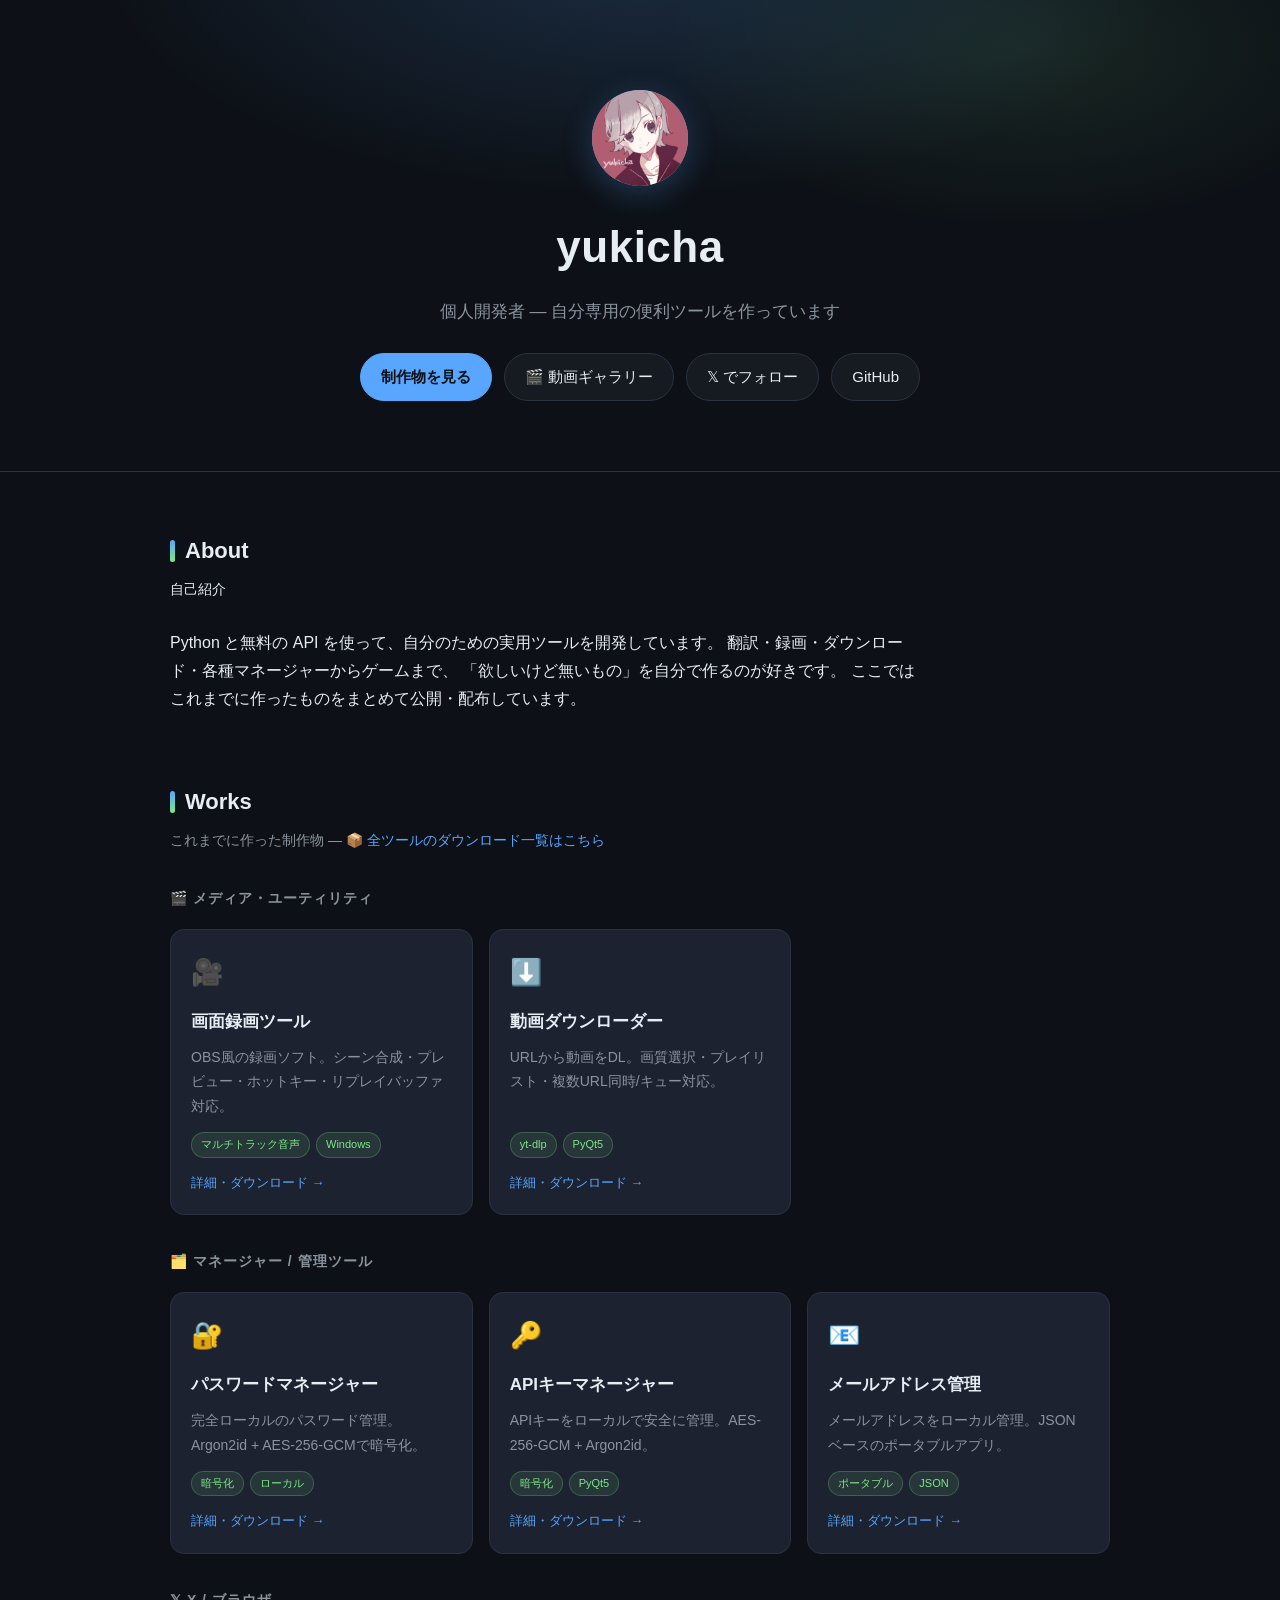
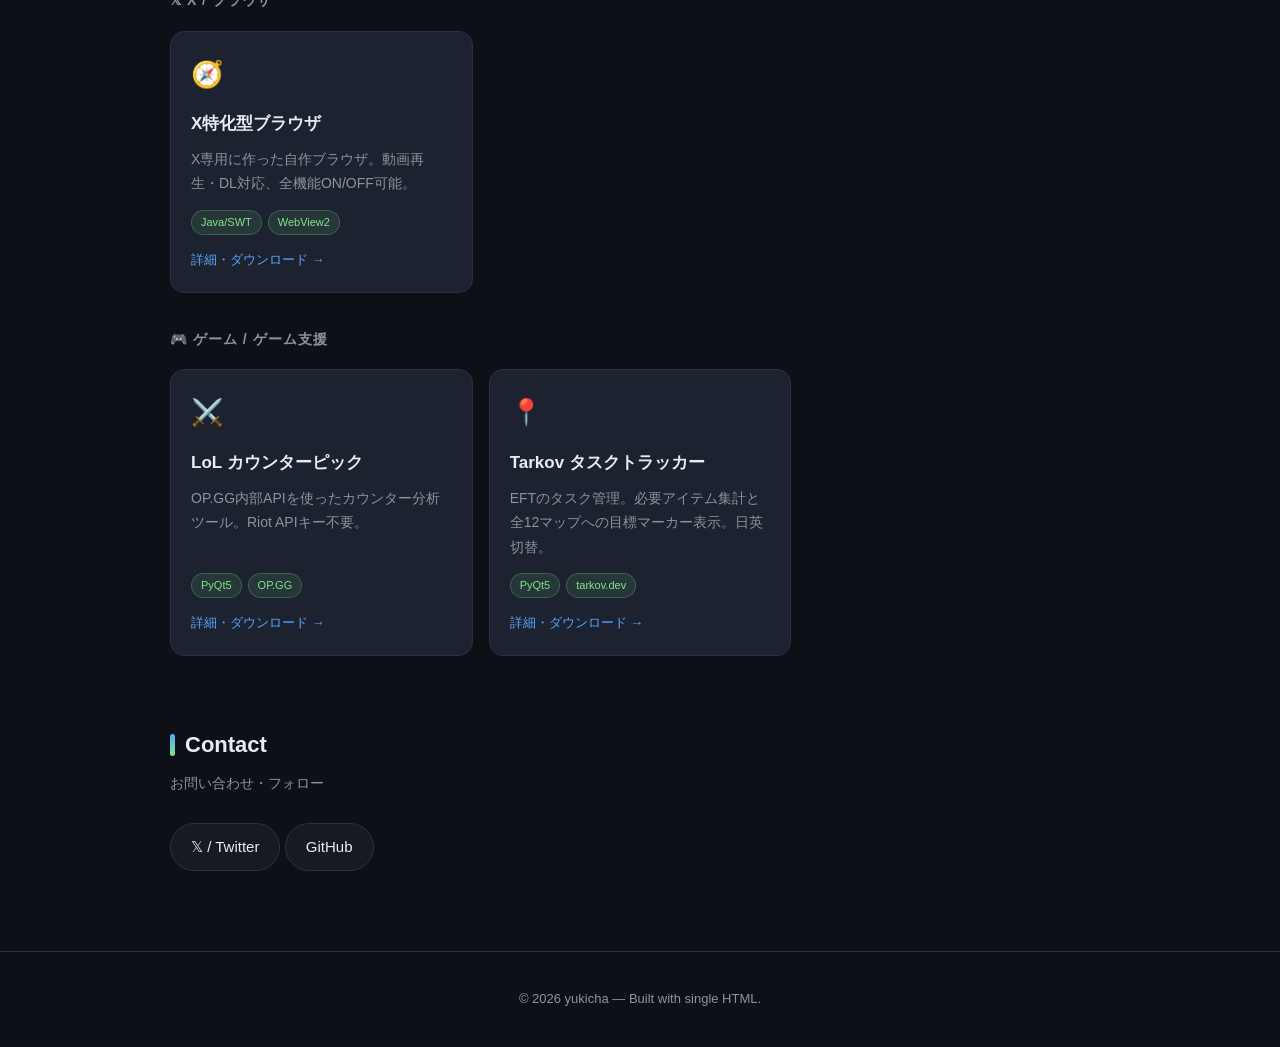
<file: index.html>
<!DOCTYPE html>
<html lang="ja">
<head>
<meta charset="UTF-8">
<meta name="viewport" content="width=device-width, initial-scale=1.0">
<title>Portfolio</title>
<meta name="description" content="個人開発のツール・アプリ・ゲームのポートフォリオ">
<link rel="icon" type="image/png" href="assets/avatar.png">
<style>
  :root {
    --bg: #0d1117;
    --bg-soft: #161b22;
    --bg-card: #1c2230;
    --border: #2a3140;
    --text: #e6edf3;
    --text-dim: #8b949e;
    --accent: #58a6ff;
    --accent-2: #7ee787;
    --radius: 14px;
    --maxw: 980px;
  }
  * { box-sizing: border-box; margin: 0; padding: 0; }
  html { scroll-behavior: smooth; }
  body {
    font-family: "Segoe UI", "Hiragino Kaku Gothic ProN", "Yu Gothic UI", Meiryo, sans-serif;
    background: var(--bg);
    color: var(--text);
    line-height: 1.75;
    -webkit-font-smoothing: antialiased;
  }
  a { color: var(--accent); text-decoration: none; }
  a:hover { text-decoration: underline; }
  .wrap { max-width: var(--maxw); margin: 0 auto; padding: 0 20px; }

  /* ---- Hero ---- */
  header.hero {
    position: relative;
    padding: 90px 0 70px;
    text-align: center;
    background:
      radial-gradient(900px 400px at 50% -10%, rgba(88,166,255,0.18), transparent 60%),
      radial-gradient(600px 300px at 80% 10%, rgba(126,231,135,0.10), transparent 60%);
    border-bottom: 1px solid var(--border);
  }
  .avatar {
    width: 96px; height: 96px; border-radius: 50%;
    margin: 0 auto 22px;
    background: linear-gradient(135deg, var(--accent), var(--accent-2));
    display: flex; align-items: center; justify-content: center;
    font-size: 40px; font-weight: 800; color: #0d1117;
    box-shadow: 0 8px 30px rgba(88,166,255,0.25);
    overflow: hidden;
  }
  .avatar img { width: 100%; height: 100%; object-fit: cover; }
  .hero h1 { font-size: clamp(28px, 5vw, 44px); letter-spacing: 0.5px; }
  .hero .tagline { color: var(--text-dim); font-size: 17px; margin-top: 12px; }
  .hero .links { margin-top: 26px; display: flex; gap: 12px; justify-content: center; flex-wrap: wrap; }
  .btn {
    display: inline-flex; align-items: center; gap: 8px;
    padding: 10px 20px; border-radius: 999px;
    border: 1px solid var(--border); background: var(--bg-soft);
    color: var(--text); font-size: 15px; transition: .18s;
  }
  .btn:hover { border-color: var(--accent); transform: translateY(-2px); text-decoration: none; }
  .btn.primary { background: var(--accent); color: #0d1117; border-color: var(--accent); font-weight: 600; }

  /* ---- Sections ---- */
  section { padding: 60px 0 10px; }
  .section-title {
    font-size: 22px; margin-bottom: 6px;
    display: flex; align-items: center; gap: 10px;
  }
  .section-title::before {
    content: ""; width: 5px; height: 22px; border-radius: 3px;
    background: linear-gradient(var(--accent), var(--accent-2));
  }
  .section-sub { color: var(--text-dim); font-size: 14px; margin-bottom: 28px; }

  .about p { color: var(--text); max-width: 760px; }

  /* ---- Cards ---- */
  .grid {
    display: grid; gap: 16px;
    grid-template-columns: repeat(auto-fill, minmax(280px, 1fr));
  }
  .card {
    background: var(--bg-card);
    border: 1px solid var(--border);
    border-radius: var(--radius);
    padding: 20px;
    transition: .18s;
    display: flex; flex-direction: column;
  }
  .card:hover { transform: translateY(-4px); border-color: var(--accent); box-shadow: 0 10px 30px rgba(0,0,0,0.35); }
  .card .icon { font-size: 26px; margin-bottom: 12px; }
  .card h3 { font-size: 17px; margin-bottom: 8px; }
  .card p { color: var(--text-dim); font-size: 14px; flex: 1; }
  .tags { margin-top: 14px; display: flex; flex-wrap: wrap; gap: 6px; }
  .tag {
    font-size: 11px; color: var(--accent-2);
    background: rgba(126,231,135,0.10);
    border: 1px solid rgba(126,231,135,0.25);
    padding: 2px 9px; border-radius: 999px;
  }
  .card-links { margin-top: 14px; display: flex; gap: 14px; font-size: 13px; }

  .cat-label {
    margin: 34px 0 18px; font-size: 14px; font-weight: 600;
    color: var(--text-dim); text-transform: uppercase; letter-spacing: 1px;
  }

  /* ---- Footer ---- */
  footer {
    margin-top: 70px; padding: 36px 0;
    border-top: 1px solid var(--border);
    text-align: center; color: var(--text-dim); font-size: 13px;
  }
</style>
</head>
<body>

<header class="hero">
  <div class="wrap">
    <div class="avatar"><img src="assets/avatar.png" alt="yukicha のアイコン"></div>
    <h1>yukicha</h1>
    <p class="tagline">個人開発者 — 自分専用の便利ツールを作っています</p>
    <div class="links">
      <a class="btn primary" href="#works">制作物を見る</a>
      <a class="btn" href="gallery.html">🎬 動画ギャラリー</a>
      <a class="btn" href="https://x.com/yukichaday0" target="_blank" rel="noopener">𝕏 でフォロー</a>
      <a class="btn" href="https://github.com/yukicha3-glitch" target="_blank" rel="noopener">GitHub</a>
    </div>
  </div>
</header>

<main class="wrap">

  <!-- About -->
  <section id="about" class="about">
    <h2 class="section-title">About</h2>
    <p class="section-sub">自己紹介</p>
    <p>
      Python と無料の API を使って、自分のための実用ツールを開発しています。
      翻訳・録画・ダウンロード・各種マネージャーからゲームまで、
      「欲しいけど無いもの」を自分で作るのが好きです。
      ここではこれまでに作ったものをまとめて公開・配布しています。
    </p>
  </section>

  <!-- Works -->
  <section id="works">
    <h2 class="section-title">Works</h2>
    <p class="section-sub">これまでに作った制作物 — <a href="downloads.html">📦 全ツールのダウンロード一覧はこちら</a></p>

    <!-- 翻訳・メディア -->
    <div class="cat-label">🎬 メディア・ユーティリティ</div>
    <div class="grid">

      <div class="card">
        <div class="icon">🎥</div>
        <h3>画面録画ツール</h3>
        <p>OBS風の録画ソフト。シーン合成・プレビュー・ホットキー・リプレイバッファ対応。</p>
        <div class="tags"><span class="tag">マルチトラック音声</span><span class="tag">Windows</span></div>
        <div class="card-links"><a href="tools/screen-recorder.html">詳細・ダウンロード →</a></div>
      </div>

      <div class="card">
        <div class="icon">⬇️</div>
        <h3>動画ダウンローダー</h3>
        <p>URLから動画をDL。画質選択・プレイリスト・複数URL同時/キュー対応。</p>
        <div class="tags"><span class="tag">yt-dlp</span><span class="tag">PyQt5</span></div>
        <div class="card-links"><a href="tools/video-downloader.html">詳細・ダウンロード →</a></div>
      </div>

    </div>

    <!-- マネージャー系 -->
    <div class="cat-label">🗂️ マネージャー / 管理ツール</div>
    <div class="grid">

      <div class="card">
        <div class="icon">🔐</div>
        <h3>パスワードマネージャー</h3>
        <p>完全ローカルのパスワード管理。Argon2id + AES-256-GCMで暗号化。</p>
        <div class="tags"><span class="tag">暗号化</span><span class="tag">ローカル</span></div>
        <div class="card-links"><a href="tools/password-manager.html">詳細・ダウンロード →</a></div>
      </div>

      <div class="card">
        <div class="icon">🔑</div>
        <h3>APIキーマネージャー</h3>
        <p>APIキーをローカルで安全に管理。AES-256-GCM + Argon2id。</p>
        <div class="tags"><span class="tag">暗号化</span><span class="tag">PyQt5</span></div>
        <div class="card-links"><a href="tools/api-manager.html">詳細・ダウンロード →</a></div>
      </div>

      <div class="card">
        <div class="icon">📧</div>
        <h3>メールアドレス管理</h3>
        <p>メールアドレスをローカル管理。JSONベースのポータブルアプリ。</p>
        <div class="tags"><span class="tag">ポータブル</span><span class="tag">JSON</span></div>
        <div class="card-links"><a href="tools/email-manager.html">詳細・ダウンロード →</a></div>
      </div>

    </div>

    <!-- X / ブラウザ -->
    <div class="cat-label">𝕏 X / ブラウザ</div>
    <div class="grid">

      <div class="card">
        <div class="icon">🧭</div>
        <h3>X特化型ブラウザ</h3>
        <p>X専用に作った自作ブラウザ。動画再生・DL対応、全機能ON/OFF可能。</p>
        <div class="tags"><span class="tag">Java/SWT</span><span class="tag">WebView2</span></div>
        <div class="card-links"><a href="tools/xbrowser.html">詳細・ダウンロード →</a></div>
      </div>

    </div>

    <!-- ゲーム -->
    <div class="cat-label">🎮 ゲーム / ゲーム支援</div>
    <div class="grid">

      <div class="card">
        <div class="icon">⚔️</div>
        <h3>LoL カウンターピック</h3>
        <p>OP.GG内部APIを使ったカウンター分析ツール。Riot APIキー不要。</p>
        <div class="tags"><span class="tag">PyQt5</span><span class="tag">OP.GG</span></div>
        <div class="card-links"><a href="tools/lol-counter.html">詳細・ダウンロード →</a></div>
      </div>

      <div class="card">
        <div class="icon">📍</div>
        <h3>Tarkov タスクトラッカー</h3>
        <p>EFTのタスク管理。必要アイテム集計と全12マップへの目標マーカー表示。日英切替。</p>
        <div class="tags"><span class="tag">PyQt5</span><span class="tag">tarkov.dev</span></div>
        <div class="card-links"><a href="tools/tarkov-tracker.html">詳細・ダウンロード →</a></div>
      </div>

    </div>
  </section>

  <!-- Contact -->
  <section id="contact">
    <h2 class="section-title">Contact</h2>
    <p class="section-sub">お問い合わせ・フォロー</p>
    <div class="links" style="justify-content:flex-start;">
      <a class="btn" href="https://x.com/yukichaday0" target="_blank" rel="noopener">𝕏 / Twitter</a>
      <a class="btn" href="https://github.com/yukicha3-glitch" target="_blank" rel="noopener">GitHub</a>
    </div>
  </section>

</main>

<footer>
  <div class="wrap">
    © <span id="year"></span> yukicha — Built with single HTML.
  </div>
</footer>

<script>
  document.getElementById('year').textContent = new Date().getFullYear();
</script>

</body>
</html>
</file>
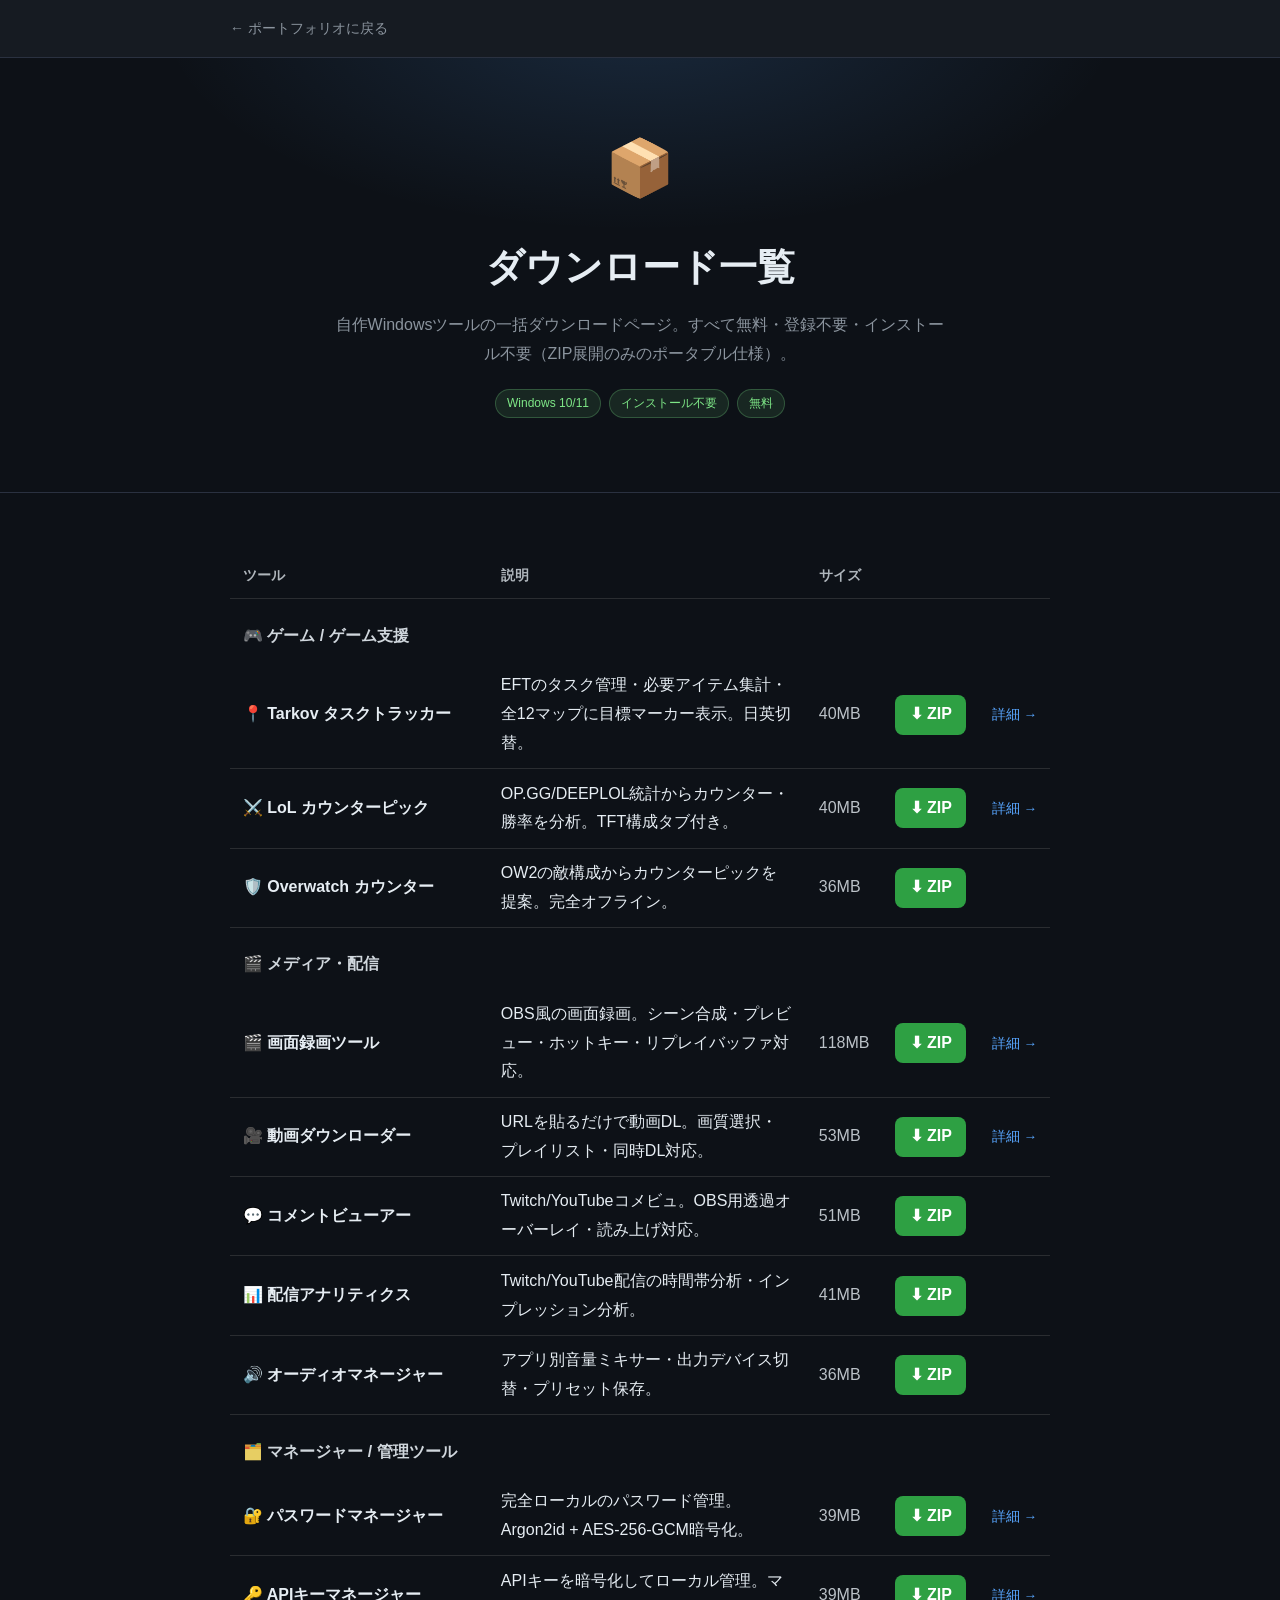
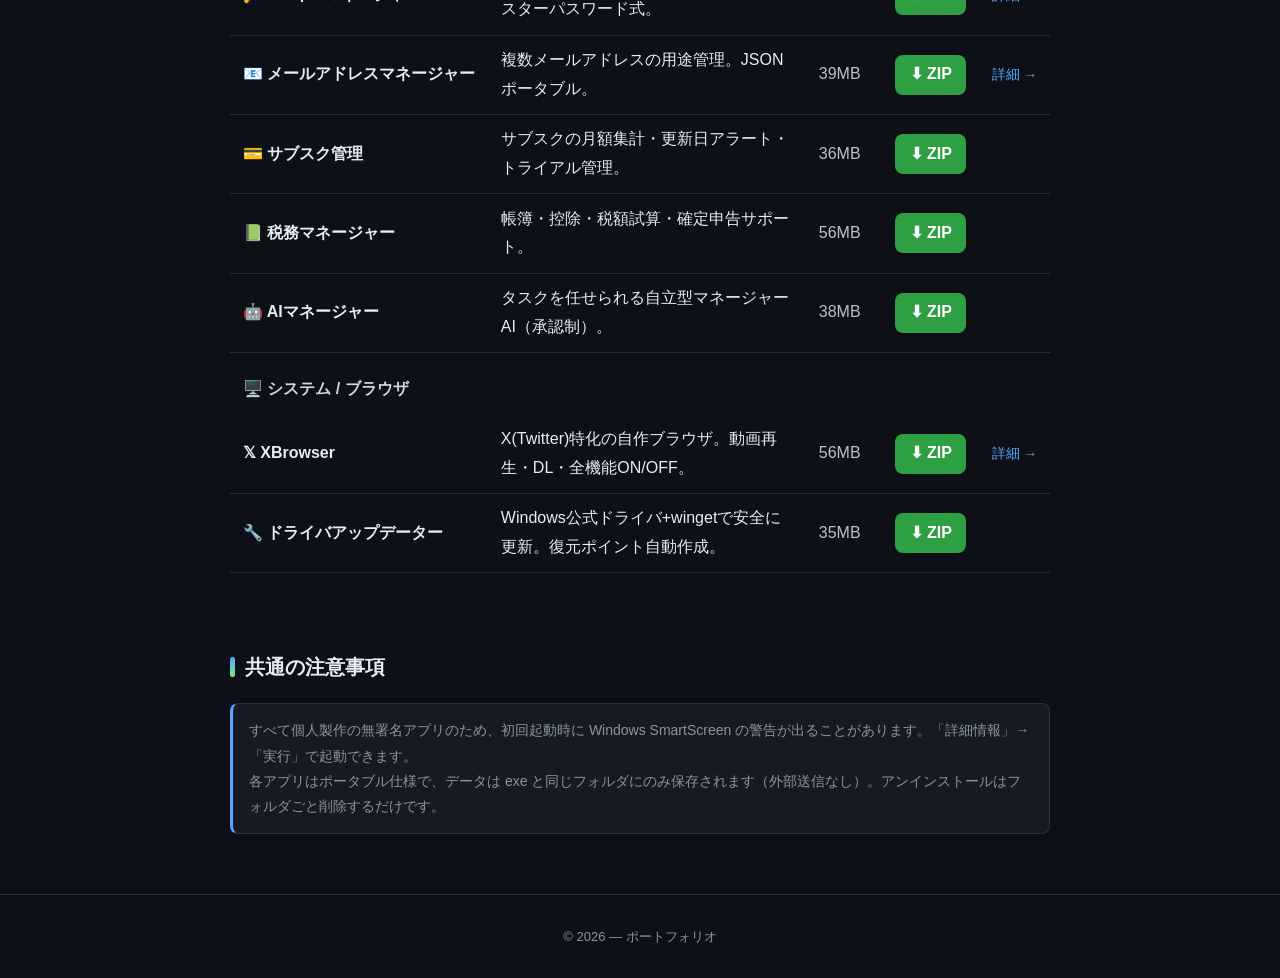
<file: downloads.html>
<!DOCTYPE html>
<html lang="ja">
<head>
<meta charset="UTF-8">
<meta name="viewport" content="width=device-width, initial-scale=1.0">
<title>ダウンロード一覧 — 全ツール</title>
<meta name="description" content="自作Windowsツールの一括ダウンロードページ。すべて無料・インストール不要のポータブルアプリ。">
<link rel="icon" type="image/png" href="assets/avatar.png">
<link rel="stylesheet" href="assets/tool.css">
<style>
  .dl-table { width:100%; border-collapse:collapse; margin:1rem 0 2rem; }
  .dl-table th, .dl-table td { padding:.65rem .8rem; border-bottom:1px solid rgba(128,128,128,.25); text-align:left; vertical-align:middle; }
  .dl-table th { font-size:.85rem; opacity:.75; }
  .dl-table .nm { font-weight:700; white-space:nowrap; }
  .dl-table .sz { white-space:nowrap; opacity:.8; }
  .dl-table a.get { display:inline-block; padding:.35rem .9rem; border-radius:8px; background:#2ea043; color:#fff; text-decoration:none; font-weight:700; white-space:nowrap; }
  .dl-table a.get:hover { filter:brightness(1.1); }
  .dl-table a.more { font-size:.85rem; white-space:nowrap; }
  .cat-row td { padding-top:1.4rem; font-weight:700; opacity:.9; border-bottom:none; }
  @media (max-width:640px){ .dl-table .desc{ display:none; } }
</style>
</head>
<body>

<nav class="topbar"><div class="wrap"><a href="index.html">← ポートフォリオに戻る</a></div></nav>

<header class="tool-hero">
  <div class="wrap">
    <div class="tool-icon">📦</div>
    <h1>ダウンロード一覧</h1>
    <p class="lead">自作Windowsツールの一括ダウンロードページ。すべて無料・登録不要・インストール不要（ZIP展開のみのポータブル仕様）。</p>
    <div class="badges">
      <span class="badge">Windows 10/11</span>
      <span class="badge">インストール不要</span>
      <span class="badge">無料</span>
    </div>
  </div>
</header>

<main class="wrap">

  <section>
    <table class="dl-table">
      <tr><th>ツール</th><th class="desc">説明</th><th>サイズ</th><th></th><th></th></tr>

      <tr class="cat-row"><td colspan="5">🎮 ゲーム / ゲーム支援</td></tr>
      <tr><td class="nm">📍 Tarkov タスクトラッカー</td><td class="desc">EFTのタスク管理・必要アイテム集計・全12マップに目標マーカー表示。日英切替。</td><td class="sz">40MB</td><td><a class="get" href="https://github.com/yukicha3-glitch/yukicha3-glitch.github.io/releases/download/v1.0/TarkovTracker.zip">⬇ ZIP</a></td><td><a class="more" href="tools/tarkov-tracker.html">詳細 →</a></td></tr>
      <tr><td class="nm">⚔️ LoL カウンターピック</td><td class="desc">OP.GG/DEEPLOL統計からカウンター・勝率を分析。TFT構成タブ付き。</td><td class="sz">40MB</td><td><a class="get" href="https://github.com/yukicha3-glitch/yukicha3-glitch.github.io/releases/download/v1.0/LoLCounterPick.zip">⬇ ZIP</a></td><td><a class="more" href="tools/lol-counter.html">詳細 →</a></td></tr>
      <tr><td class="nm">🛡️ Overwatch カウンター</td><td class="desc">OW2の敵構成からカウンターピックを提案。完全オフライン。</td><td class="sz">36MB</td><td><a class="get" href="https://github.com/yukicha3-glitch/yukicha3-glitch.github.io/releases/download/v1.0/OverwatchCounter.zip">⬇ ZIP</a></td><td></td></tr>

      <tr class="cat-row"><td colspan="5">🎬 メディア・配信</td></tr>
      <tr><td class="nm">🎬 画面録画ツール</td><td class="desc">OBS風の画面録画。シーン合成・プレビュー・ホットキー・リプレイバッファ対応。</td><td class="sz">118MB</td><td><a class="get" href="https://github.com/yukicha3-glitch/yukicha3-glitch.github.io/releases/download/v1.0/ScreenRecorder.zip">⬇ ZIP</a></td><td><a class="more" href="tools/screen-recorder.html">詳細 →</a></td></tr>
      <tr><td class="nm">🎥 動画ダウンローダー</td><td class="desc">URLを貼るだけで動画DL。画質選択・プレイリスト・同時DL対応。</td><td class="sz">53MB</td><td><a class="get" href="https://github.com/yukicha3-glitch/yukicha3-glitch.github.io/releases/download/v1.0/VideoDownloader.zip">⬇ ZIP</a></td><td><a class="more" href="tools/video-downloader.html">詳細 →</a></td></tr>
      <tr><td class="nm">💬 コメントビューアー</td><td class="desc">Twitch/YouTubeコメビュ。OBS用透過オーバーレイ・読み上げ対応。</td><td class="sz">51MB</td><td><a class="get" href="https://github.com/yukicha3-glitch/yukicha3-glitch.github.io/releases/download/v1.0/CommentViewer.zip">⬇ ZIP</a></td><td></td></tr>
      <tr><td class="nm">📊 配信アナリティクス</td><td class="desc">Twitch/YouTube配信の時間帯分析・インプレッション分析。</td><td class="sz">41MB</td><td><a class="get" href="https://github.com/yukicha3-glitch/yukicha3-glitch.github.io/releases/download/v1.0/StreamAnalytics.zip">⬇ ZIP</a></td><td></td></tr>
      <tr><td class="nm">🔊 オーディオマネージャー</td><td class="desc">アプリ別音量ミキサー・出力デバイス切替・プリセット保存。</td><td class="sz">36MB</td><td><a class="get" href="https://github.com/yukicha3-glitch/yukicha3-glitch.github.io/releases/download/v1.0/AudioManager.zip">⬇ ZIP</a></td><td></td></tr>

      <tr class="cat-row"><td colspan="5">🗂️ マネージャー / 管理ツール</td></tr>
      <tr><td class="nm">🔐 パスワードマネージャー</td><td class="desc">完全ローカルのパスワード管理。Argon2id + AES-256-GCM暗号化。</td><td class="sz">39MB</td><td><a class="get" href="https://github.com/yukicha3-glitch/yukicha3-glitch.github.io/releases/download/v1.0/PasswordManager.zip">⬇ ZIP</a></td><td><a class="more" href="tools/password-manager.html">詳細 →</a></td></tr>
      <tr><td class="nm">🔑 APIキーマネージャー</td><td class="desc">APIキーを暗号化してローカル管理。マスターパスワード式。</td><td class="sz">39MB</td><td><a class="get" href="https://github.com/yukicha3-glitch/yukicha3-glitch.github.io/releases/download/v1.0/APIManager.zip">⬇ ZIP</a></td><td><a class="more" href="tools/api-manager.html">詳細 →</a></td></tr>
      <tr><td class="nm">📧 メールアドレスマネージャー</td><td class="desc">複数メールアドレスの用途管理。JSONポータブル。</td><td class="sz">39MB</td><td><a class="get" href="https://github.com/yukicha3-glitch/yukicha3-glitch.github.io/releases/download/v1.0/EmailManager.zip">⬇ ZIP</a></td><td><a class="more" href="tools/email-manager.html">詳細 →</a></td></tr>
      <tr><td class="nm">💳 サブスク管理</td><td class="desc">サブスクの月額集計・更新日アラート・トライアル管理。</td><td class="sz">36MB</td><td><a class="get" href="https://github.com/yukicha3-glitch/yukicha3-glitch.github.io/releases/download/v1.0/SubscriptionManager.zip">⬇ ZIP</a></td><td></td></tr>
      <tr><td class="nm">📗 税務マネージャー</td><td class="desc">帳簿・控除・税額試算・確定申告サポート。</td><td class="sz">56MB</td><td><a class="get" href="https://github.com/yukicha3-glitch/yukicha3-glitch.github.io/releases/download/v1.0/TaxManager.zip">⬇ ZIP</a></td><td></td></tr>
      <tr><td class="nm">🤖 AIマネージャー</td><td class="desc">タスクを任せられる自立型マネージャーAI（承認制）。</td><td class="sz">38MB</td><td><a class="get" href="https://github.com/yukicha3-glitch/yukicha3-glitch.github.io/releases/download/v1.0/AIManager.zip">⬇ ZIP</a></td><td></td></tr>

      <tr class="cat-row"><td colspan="5">🖥️ システム / ブラウザ</td></tr>
      <tr><td class="nm">𝕏 XBrowser</td><td class="desc">X(Twitter)特化の自作ブラウザ。動画再生・DL・全機能ON/OFF。</td><td class="sz">56MB</td><td><a class="get" href="https://github.com/yukicha3-glitch/yukicha3-glitch.github.io/releases/download/v1.0/XBrowser.zip">⬇ ZIP</a></td><td><a class="more" href="tools/xbrowser.html">詳細 →</a></td></tr>
      <tr><td class="nm">🔧 ドライバアップデーター</td><td class="desc">Windows公式ドライバ+wingetで安全に更新。復元ポイント自動作成。</td><td class="sz">35MB</td><td><a class="get" href="https://github.com/yukicha3-glitch/yukicha3-glitch.github.io/releases/download/v1.0/DriverUpdater.zip">⬇ ZIP</a></td><td></td></tr>
    </table>
  </section>

  <section>
    <h2>共通の注意事項</h2>
    <div class="note">
      すべて個人製作の無署名アプリのため、初回起動時に Windows SmartScreen の警告が出ることがあります。「詳細情報」→「実行」で起動できます。<br>
      各アプリはポータブル仕様で、データは exe と同じフォルダにのみ保存されます（外部送信なし）。アンインストールはフォルダごと削除するだけです。
    </div>
  </section>

</main>

<footer><div class="wrap">© <span id="y"></span> — <a href="index.html">ポートフォリオ</a></div></footer>
<script>document.getElementById('y').textContent=new Date().getFullYear();</script>
</body>
</html>
</file>
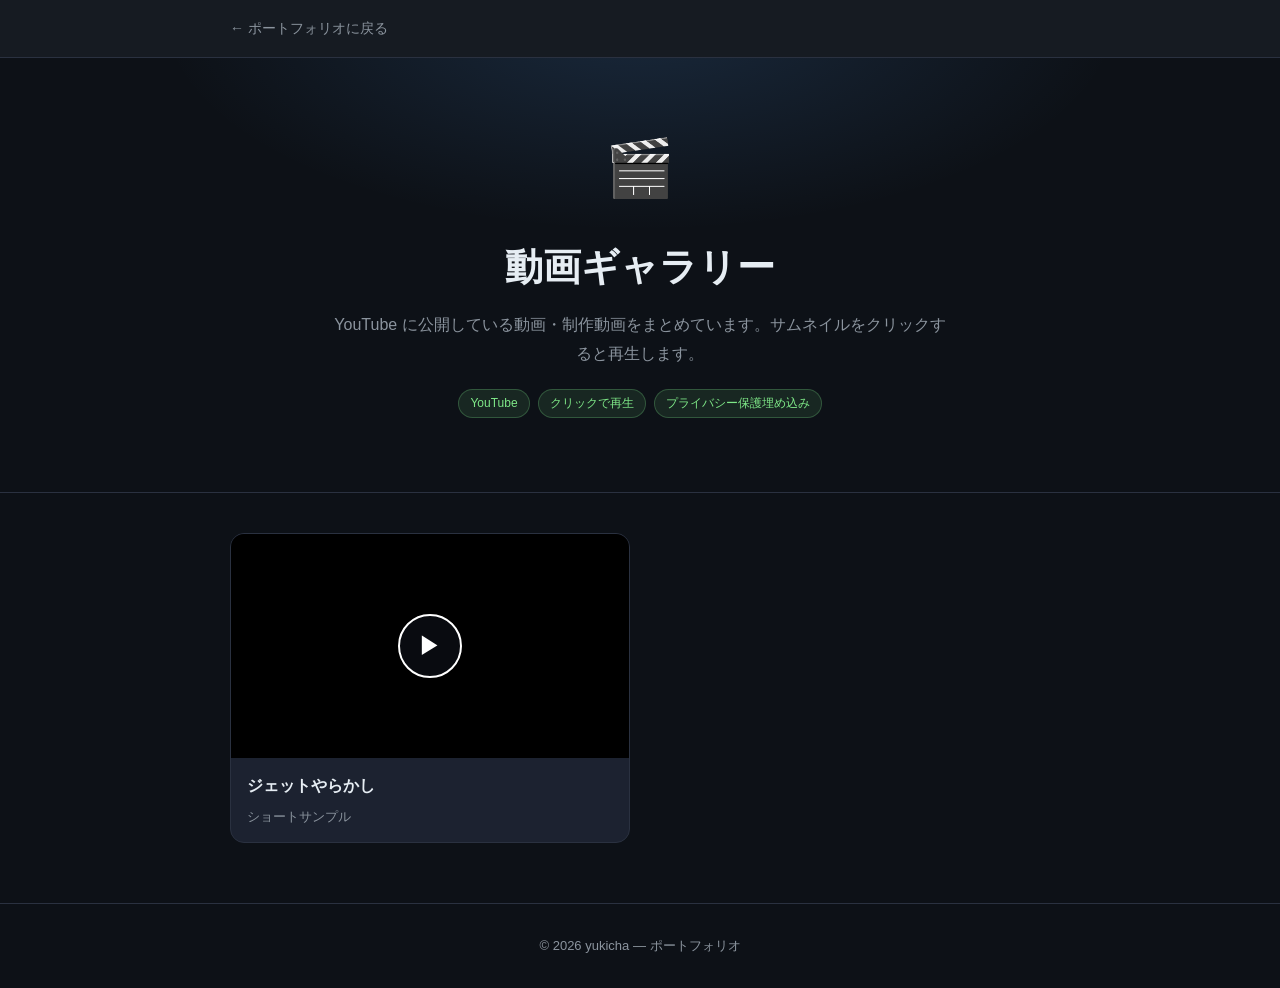
<file: gallery.html>
<!DOCTYPE html>
<html lang="ja">
<head>
<meta charset="UTF-8">
<meta name="viewport" content="width=device-width, initial-scale=1.0">
<title>動画ギャラリー — yukicha</title>
<meta name="description" content="yukicha の YouTube 動画・制作動画ギャラリー">
<link rel="icon" type="image/png" href="assets/avatar.png">
<link rel="stylesheet" href="assets/tool.css">
<style>
  /* gallery 固有スタイル */
  .vgrid{display:grid;gap:20px;grid-template-columns:repeat(auto-fill,minmax(320px,1fr));padding:10px 0 0}
  .vcard{background:var(--bg-card);border:1px solid var(--border);border-radius:var(--radius);overflow:hidden;transition:.18s;display:flex;flex-direction:column}
  .vcard:hover{transform:translateY(-4px);border-color:var(--accent);box-shadow:0 10px 30px rgba(0,0,0,.35)}
  .thumb{position:relative;width:100%;aspect-ratio:16/9;border:none;padding:0;cursor:pointer;
    background:#000 center/cover no-repeat;display:block}
  .thumb .play{position:absolute;inset:0;margin:auto;width:64px;height:64px;display:flex;align-items:center;justify-content:center;
    background:rgba(13,17,23,.7);border:2px solid #fff;border-radius:50%;color:#fff;font-size:24px;transition:.18s}
  .thumb:hover .play{background:var(--accent);border-color:var(--accent);color:#0d1117}
  .thumb.ghost{background:repeating-linear-gradient(45deg,#1c2230,#1c2230 12px,#222a3a 12px,#222a3a 24px);
    display:flex;align-items:center;justify-content:center;color:var(--text-dim);font-size:14px;cursor:default}
  .vcard iframe{width:100%;aspect-ratio:16/9;border:0;display:block}
  .vmeta{padding:14px 16px}
  .vmeta h3{font-size:16px;margin-bottom:4px}
  .vmeta p{color:var(--text-dim);font-size:13px}
  .empty-note{background:var(--bg-soft);border:1px solid var(--border);border-left:3px solid var(--accent);
    border-radius:8px;padding:16px 18px;font-size:14px;color:var(--text-dim);margin:6px 0 24px;line-height:1.9}
  .empty-note code{background:#0d1117;padding:1px 6px;border-radius:4px;color:var(--accent-2)}
</style>
</head>
<body>

<nav class="topbar"><div class="wrap"><a href="index.html">← ポートフォリオに戻る</a></div></nav>

<header class="tool-hero">
  <div class="wrap">
    <div class="tool-icon">🎬</div>
    <h1>動画ギャラリー</h1>
    <p class="lead">YouTube に公開している動画・制作動画をまとめています。サムネイルをクリックすると再生します。</p>
    <div class="badges">
      <span class="badge">YouTube</span>
      <span class="badge">クリックで再生</span>
      <span class="badge">プライバシー保護埋め込み</span>
    </div>
  </div>
</header>

<main class="wrap">
  <section style="padding-top:30px">
    <div id="note"></div>
    <div class="vgrid" id="grid"></div>
  </section>
</main>

<footer><div class="wrap">© <span id="y"></span> yukicha — <a href="index.html">ポートフォリオ</a></div></footer>

<script src="videos.js"></script>
<script>
/* 動画データは videos.js（別ファイル）で管理しています。
   追加は admin.html（ローカル専用エディタ）が簡単です。 */
const videos = (window.GALLERY_VIDEOS || []);

const grid = document.getElementById('grid');
const note = document.getElementById('note');

function makeCard(v){
  const card = document.createElement('div');
  card.className = 'vcard';
  const thumb = document.createElement('button');
  thumb.className = 'thumb';
  thumb.setAttribute('aria-label', (v.title || '動画') + ' を再生');
  thumb.style.backgroundImage = `url(https://i.ytimg.com/vi/${v.id}/hqdefault.jpg)`;
  thumb.innerHTML = '<span class="play">▶</span>';
  thumb.addEventListener('click', () => {
    const iframe = document.createElement('iframe');
    iframe.src = `https://www.youtube-nocookie.com/embed/${v.id}?autoplay=1&rel=0`;
    iframe.title = v.title || 'YouTube video';
    iframe.allow = 'accelerometer; autoplay; clipboard-write; encrypted-media; gyroscope; picture-in-picture';
    iframe.allowFullscreen = true;
    card.replaceChild(iframe, thumb);
  });
  const meta = document.createElement('div');
  meta.className = 'vmeta';
  meta.innerHTML = `<h3></h3><p></p>`;
  meta.querySelector('h3').textContent = v.title || '';
  meta.querySelector('p').textContent = v.desc || '';
  card.appendChild(thumb);
  card.appendChild(meta);
  return card;
}

if (videos.length === 0) {
  note.innerHTML =
    '<div class="empty-note">まだ動画が登録されていません。<br>' +
    '動画を追加するには、ローカルの <code>admin.html</code> を開いて YouTube の URL を貼り、' +
    '書き出した <code>videos.js</code> を差し替えてください（手で <code>videos.js</code> を編集してもOK）。<br>' +
    '例: <code>{ id:"dQw4w9WgXcQ", title:"作品タイトル", desc:"ひとこと" }</code></div>';
  // レイアウト確認用のプレースホルダー（動画を追加すると消えます）
  for (let i = 0; i < 3; i++) {
    const card = document.createElement('div');
    card.className = 'vcard';
    card.innerHTML = '<div class="thumb ghost">ここに動画が入ります</div>' +
                     '<div class="vmeta"><h3>動画タイトル</h3><p>ひとことコメント</p></div>';
    grid.appendChild(card);
  }
} else {
  videos.forEach(v => grid.appendChild(makeCard(v)));
}

document.getElementById('y').textContent = new Date().getFullYear();
</script>
</body>
</html>
</file>
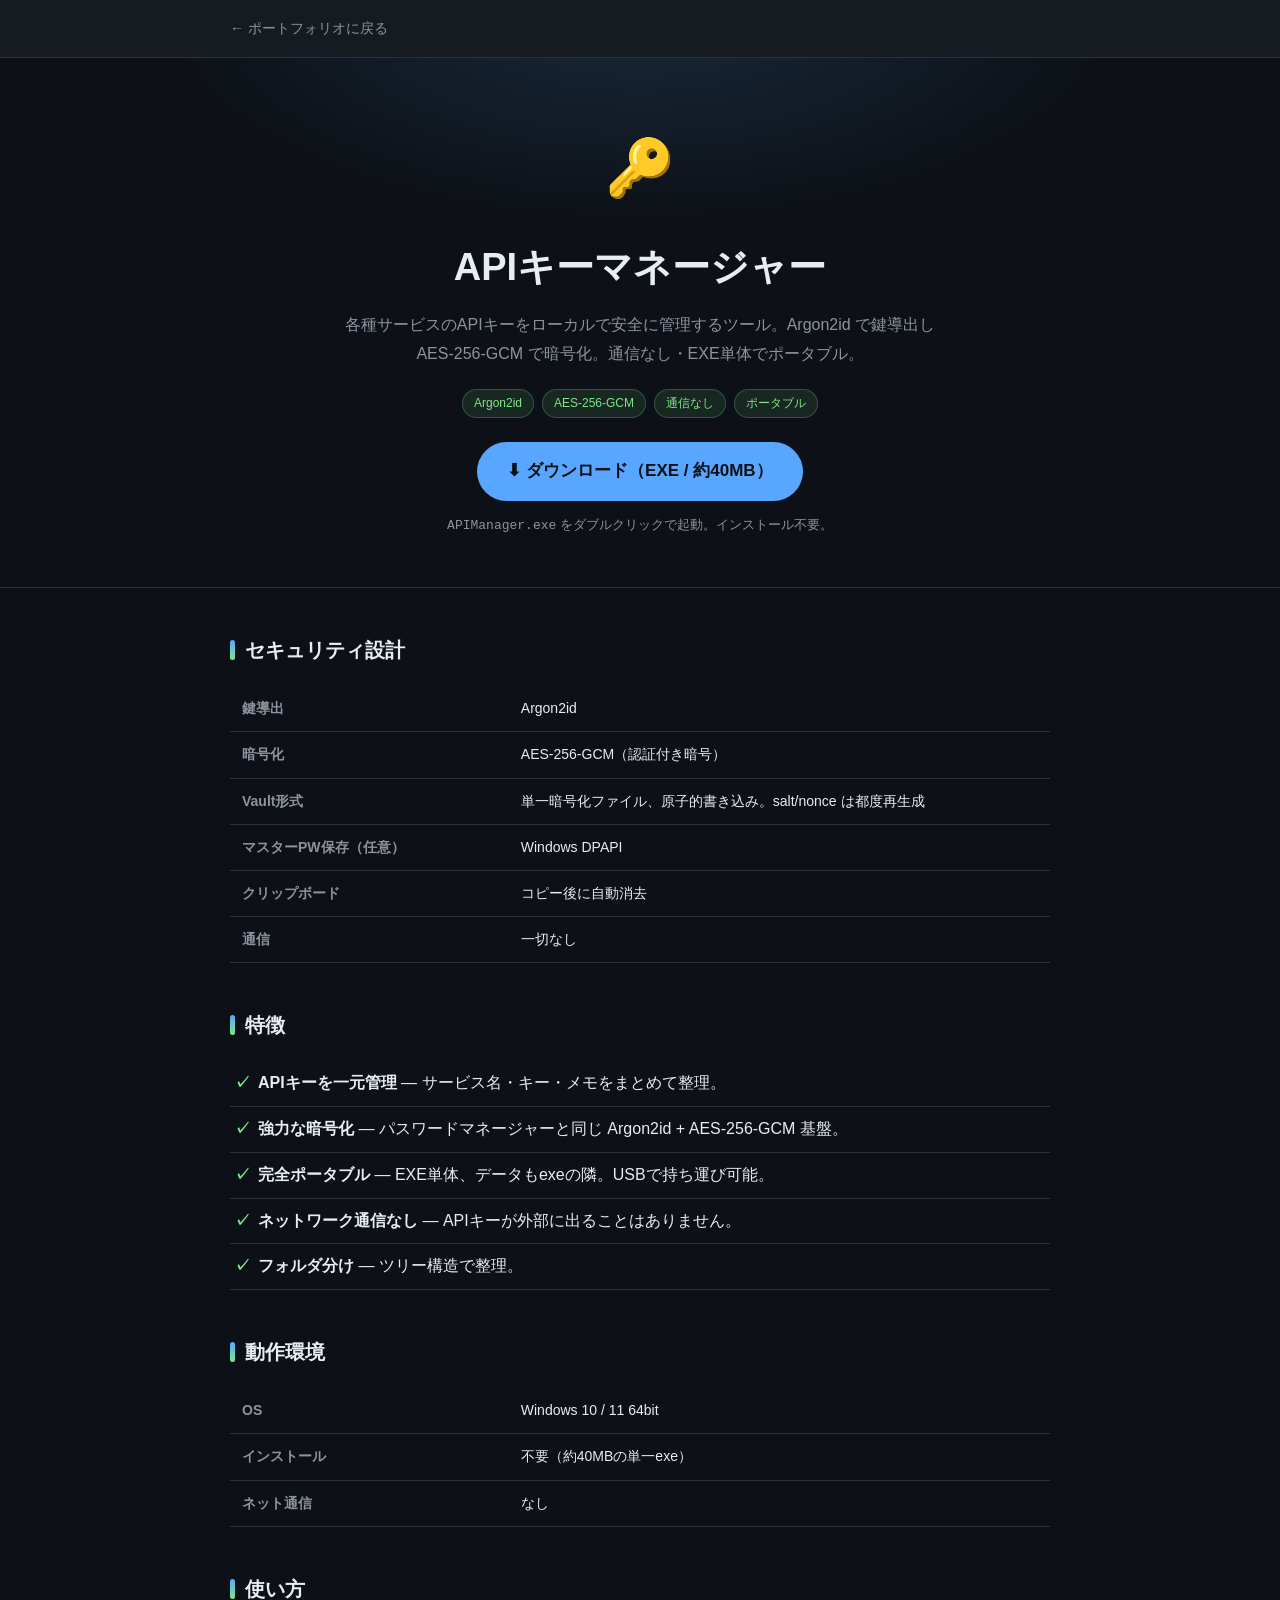
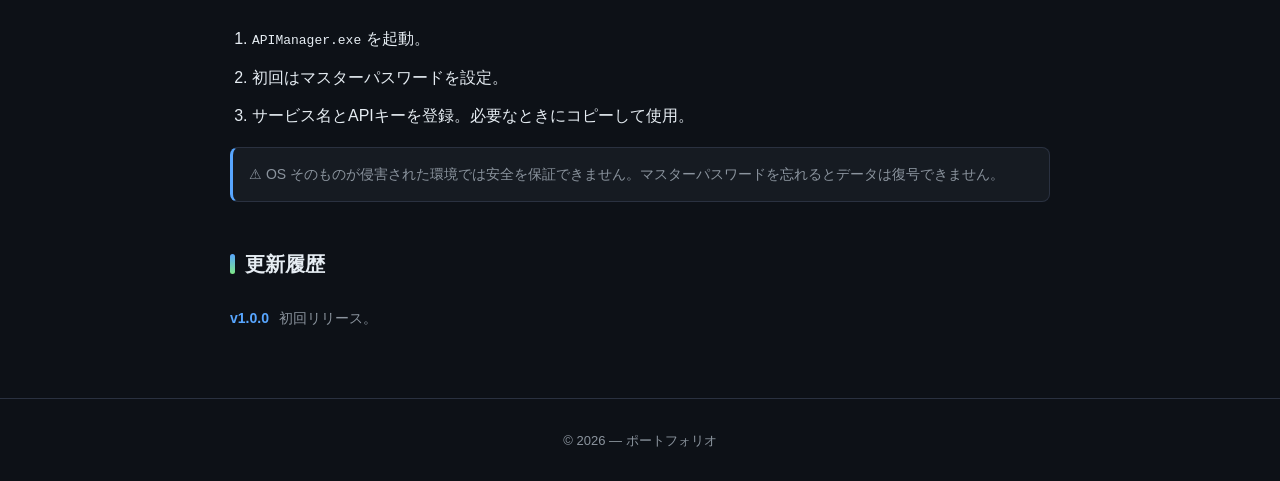
<file: tools/api-manager.html>
<!DOCTYPE html>
<html lang="ja">
<head>
<meta charset="UTF-8">
<meta name="viewport" content="width=device-width, initial-scale=1.0">
<title>APIキーマネージャー — ダウンロード</title>
<meta name="description" content="APIキーをローカルで安全に管理。Argon2id + AES-256-GCM。EXE単体でポータブル。">
<link rel="icon" type="image/png" href="../assets/avatar.png">
<link rel="stylesheet" href="../assets/tool.css">
</head>
<body>

<nav class="topbar"><div class="wrap"><a href="../index.html">← ポートフォリオに戻る</a></div></nav>

<header class="tool-hero">
  <div class="wrap">
    <div class="tool-icon">🔑</div>
    <h1>APIキーマネージャー</h1>
    <p class="lead">各種サービスのAPIキーをローカルで安全に管理するツール。Argon2id で鍵導出し AES-256-GCM で暗号化。通信なし・EXE単体でポータブル。</p>
    <div class="badges">
      <span class="badge">Argon2id</span>
      <span class="badge">AES-256-GCM</span>
      <span class="badge">通信なし</span>
      <span class="badge">ポータブル</span>
    </div>
    <a class="dl-btn" href="https://github.com/yukicha3-glitch/yukicha3-glitch.github.io/releases/download/v1.0/APIManager.exe">⬇ ダウンロード（EXE / 約40MB）</a>
    <p class="dl-note"><code>APIManager.exe</code> をダブルクリックで起動。インストール不要。</p>
  </div>
</header>

<main class="wrap">

  <section>
    <h2>セキュリティ設計</h2>
    <table class="env">
      <tr><th>鍵導出</th><td>Argon2id</td></tr>
      <tr><th>暗号化</th><td>AES-256-GCM（認証付き暗号）</td></tr>
      <tr><th>Vault形式</th><td>単一暗号化ファイル、原子的書き込み。salt/nonce は都度再生成</td></tr>
      <tr><th>マスターPW保存（任意）</th><td>Windows DPAPI</td></tr>
      <tr><th>クリップボード</th><td>コピー後に自動消去</td></tr>
      <tr><th>通信</th><td>一切なし</td></tr>
    </table>
  </section>

  <section>
    <h2>特徴</h2>
    <ul class="feat">
      <li><b>APIキーを一元管理</b> — サービス名・キー・メモをまとめて整理。</li>
      <li><b>強力な暗号化</b> — パスワードマネージャーと同じ Argon2id + AES-256-GCM 基盤。</li>
      <li><b>完全ポータブル</b> — EXE単体、データもexeの隣。USBで持ち運び可能。</li>
      <li><b>ネットワーク通信なし</b> — APIキーが外部に出ることはありません。</li>
      <li><b>フォルダ分け</b> — ツリー構造で整理。</li>
    </ul>
  </section>

  <section>
    <h2>動作環境</h2>
    <table class="env">
      <tr><th>OS</th><td>Windows 10 / 11 64bit</td></tr>
      <tr><th>インストール</th><td>不要（約40MBの単一exe）</td></tr>
      <tr><th>ネット通信</th><td>なし</td></tr>
    </table>
  </section>

  <section>
    <h2>使い方</h2>
    <ol class="steps">
      <li><code>APIManager.exe</code> を起動。</li>
      <li>初回はマスターパスワードを設定。</li>
      <li>サービス名とAPIキーを登録。必要なときにコピーして使用。</li>
    </ol>
    <div class="note">⚠ OS そのものが侵害された環境では安全を保証できません。マスターパスワードを忘れるとデータは復号できません。</div>
  </section>

  <section>
    <h2>更新履歴</h2>
    <ul class="changelog">
      <li><span class="ver">v1.0.0</span>初回リリース。</li>
    </ul>
  </section>

</main>

<footer><div class="wrap">© <span id="y"></span> — <a href="../index.html">ポートフォリオ</a></div></footer>
<script>document.getElementById('y').textContent=new Date().getFullYear();</script>
</body>
</html>
</file>
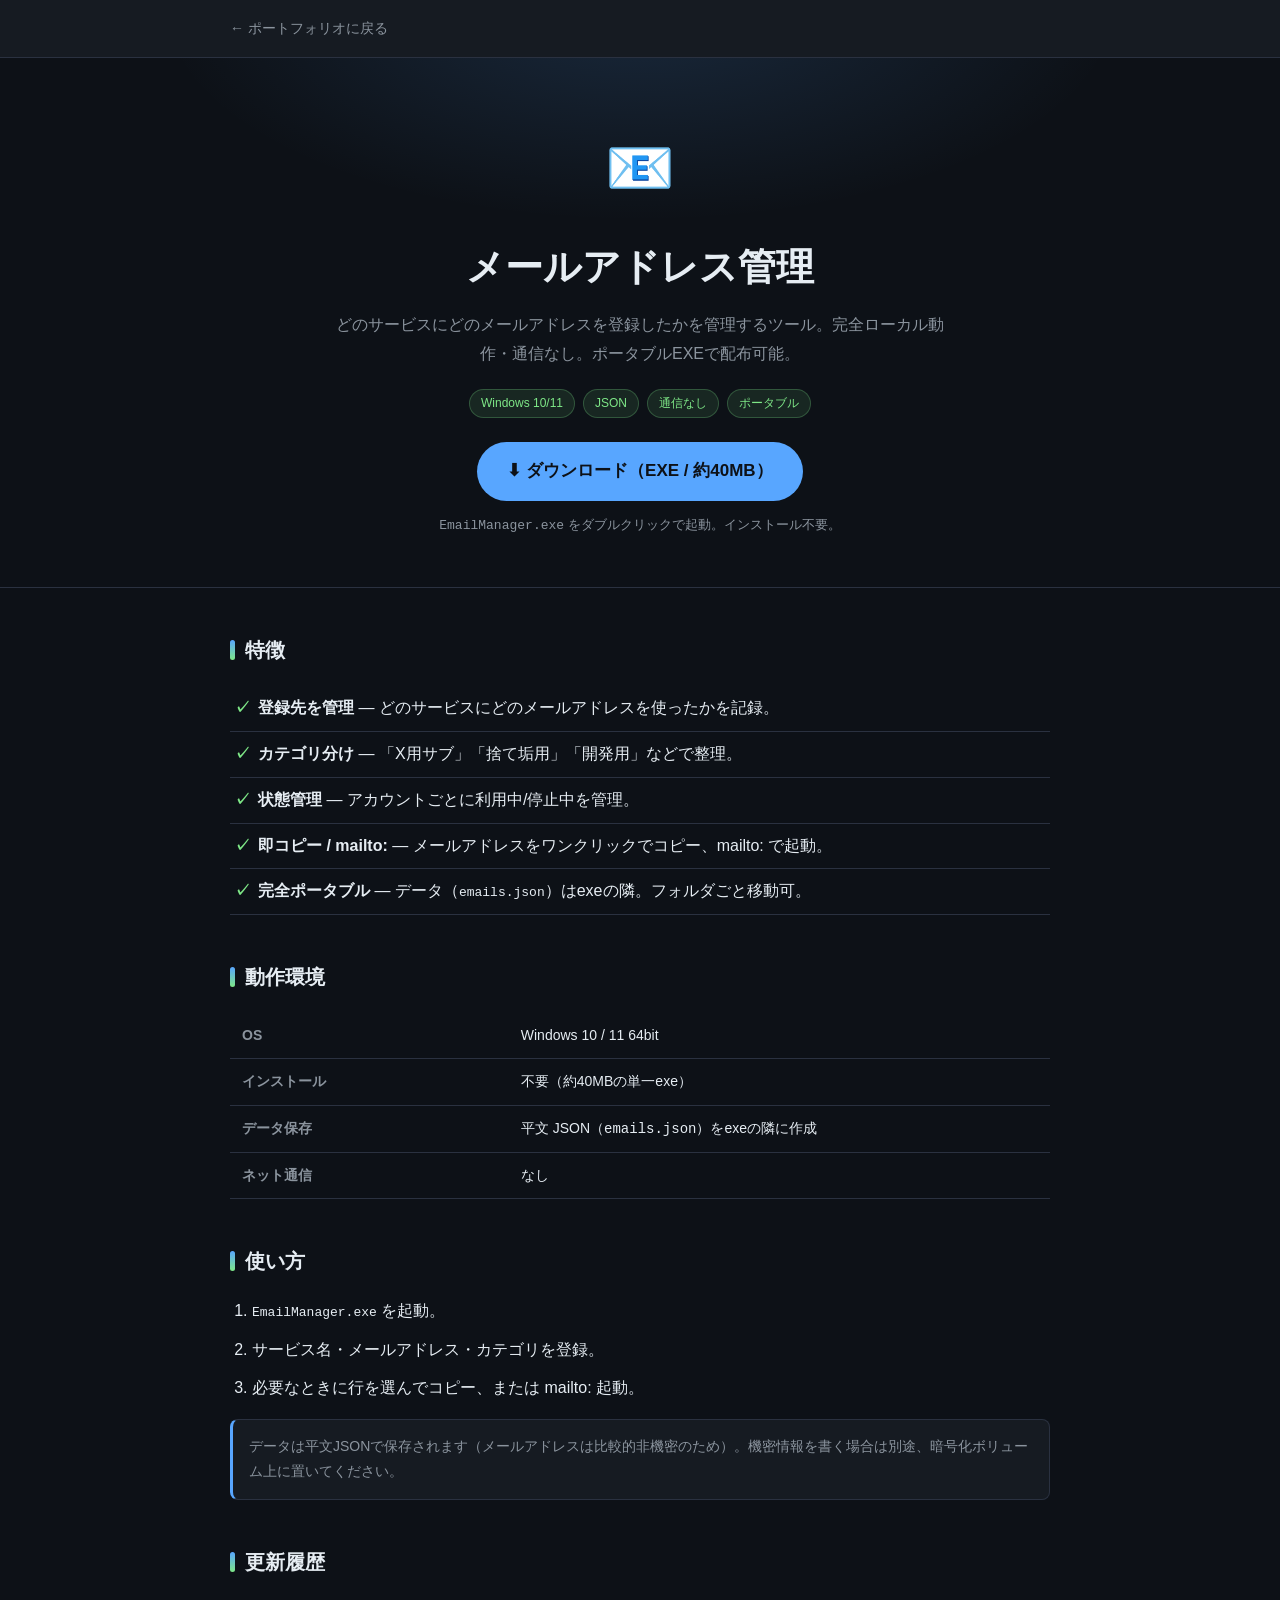
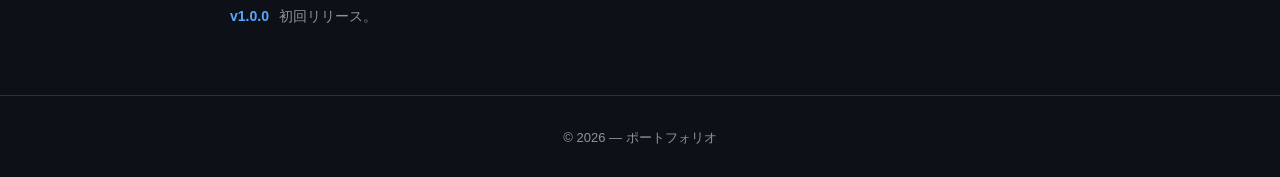
<file: tools/email-manager.html>
<!DOCTYPE html>
<html lang="ja">
<head>
<meta charset="UTF-8">
<meta name="viewport" content="width=device-width, initial-scale=1.0">
<title>メールアドレス管理 — ダウンロード</title>
<meta name="description" content="どのサービスにどのメールアドレスを登録したかを管理するローカルアプリ。完全ローカル・ポータブル。">
<link rel="icon" type="image/png" href="../assets/avatar.png">
<link rel="stylesheet" href="../assets/tool.css">
</head>
<body>

<nav class="topbar"><div class="wrap"><a href="../index.html">← ポートフォリオに戻る</a></div></nav>

<header class="tool-hero">
  <div class="wrap">
    <div class="tool-icon">📧</div>
    <h1>メールアドレス管理</h1>
    <p class="lead">どのサービスにどのメールアドレスを登録したかを管理するツール。完全ローカル動作・通信なし。ポータブルEXEで配布可能。</p>
    <div class="badges">
      <span class="badge">Windows 10/11</span>
      <span class="badge">JSON</span>
      <span class="badge">通信なし</span>
      <span class="badge">ポータブル</span>
    </div>
    <a class="dl-btn" href="https://github.com/yukicha3-glitch/yukicha3-glitch.github.io/releases/download/v1.0/EmailManager.exe">⬇ ダウンロード（EXE / 約40MB）</a>
    <p class="dl-note"><code>EmailManager.exe</code> をダブルクリックで起動。インストール不要。</p>
  </div>
</header>

<main class="wrap">

  <section>
    <h2>特徴</h2>
    <ul class="feat">
      <li><b>登録先を管理</b> — どのサービスにどのメールアドレスを使ったかを記録。</li>
      <li><b>カテゴリ分け</b> — 「X用サブ」「捨て垢用」「開発用」などで整理。</li>
      <li><b>状態管理</b> — アカウントごとに利用中/停止中を管理。</li>
      <li><b>即コピー / mailto:</b> — メールアドレスをワンクリックでコピー、mailto: で起動。</li>
      <li><b>完全ポータブル</b> — データ（<code>emails.json</code>）はexeの隣。フォルダごと移動可。</li>
    </ul>
  </section>

  <section>
    <h2>動作環境</h2>
    <table class="env">
      <tr><th>OS</th><td>Windows 10 / 11 64bit</td></tr>
      <tr><th>インストール</th><td>不要（約40MBの単一exe）</td></tr>
      <tr><th>データ保存</th><td>平文 JSON（<code>emails.json</code>）をexeの隣に作成</td></tr>
      <tr><th>ネット通信</th><td>なし</td></tr>
    </table>
  </section>

  <section>
    <h2>使い方</h2>
    <ol class="steps">
      <li><code>EmailManager.exe</code> を起動。</li>
      <li>サービス名・メールアドレス・カテゴリを登録。</li>
      <li>必要なときに行を選んでコピー、または mailto: 起動。</li>
    </ol>
    <div class="note">データは平文JSONで保存されます（メールアドレスは比較的非機密のため）。機密情報を書く場合は別途、暗号化ボリューム上に置いてください。</div>
  </section>

  <section>
    <h2>更新履歴</h2>
    <ul class="changelog">
      <li><span class="ver">v1.0.0</span>初回リリース。</li>
    </ul>
  </section>

</main>

<footer><div class="wrap">© <span id="y"></span> — <a href="../index.html">ポートフォリオ</a></div></footer>
<script>document.getElementById('y').textContent=new Date().getFullYear();</script>
</body>
</html>
</file>
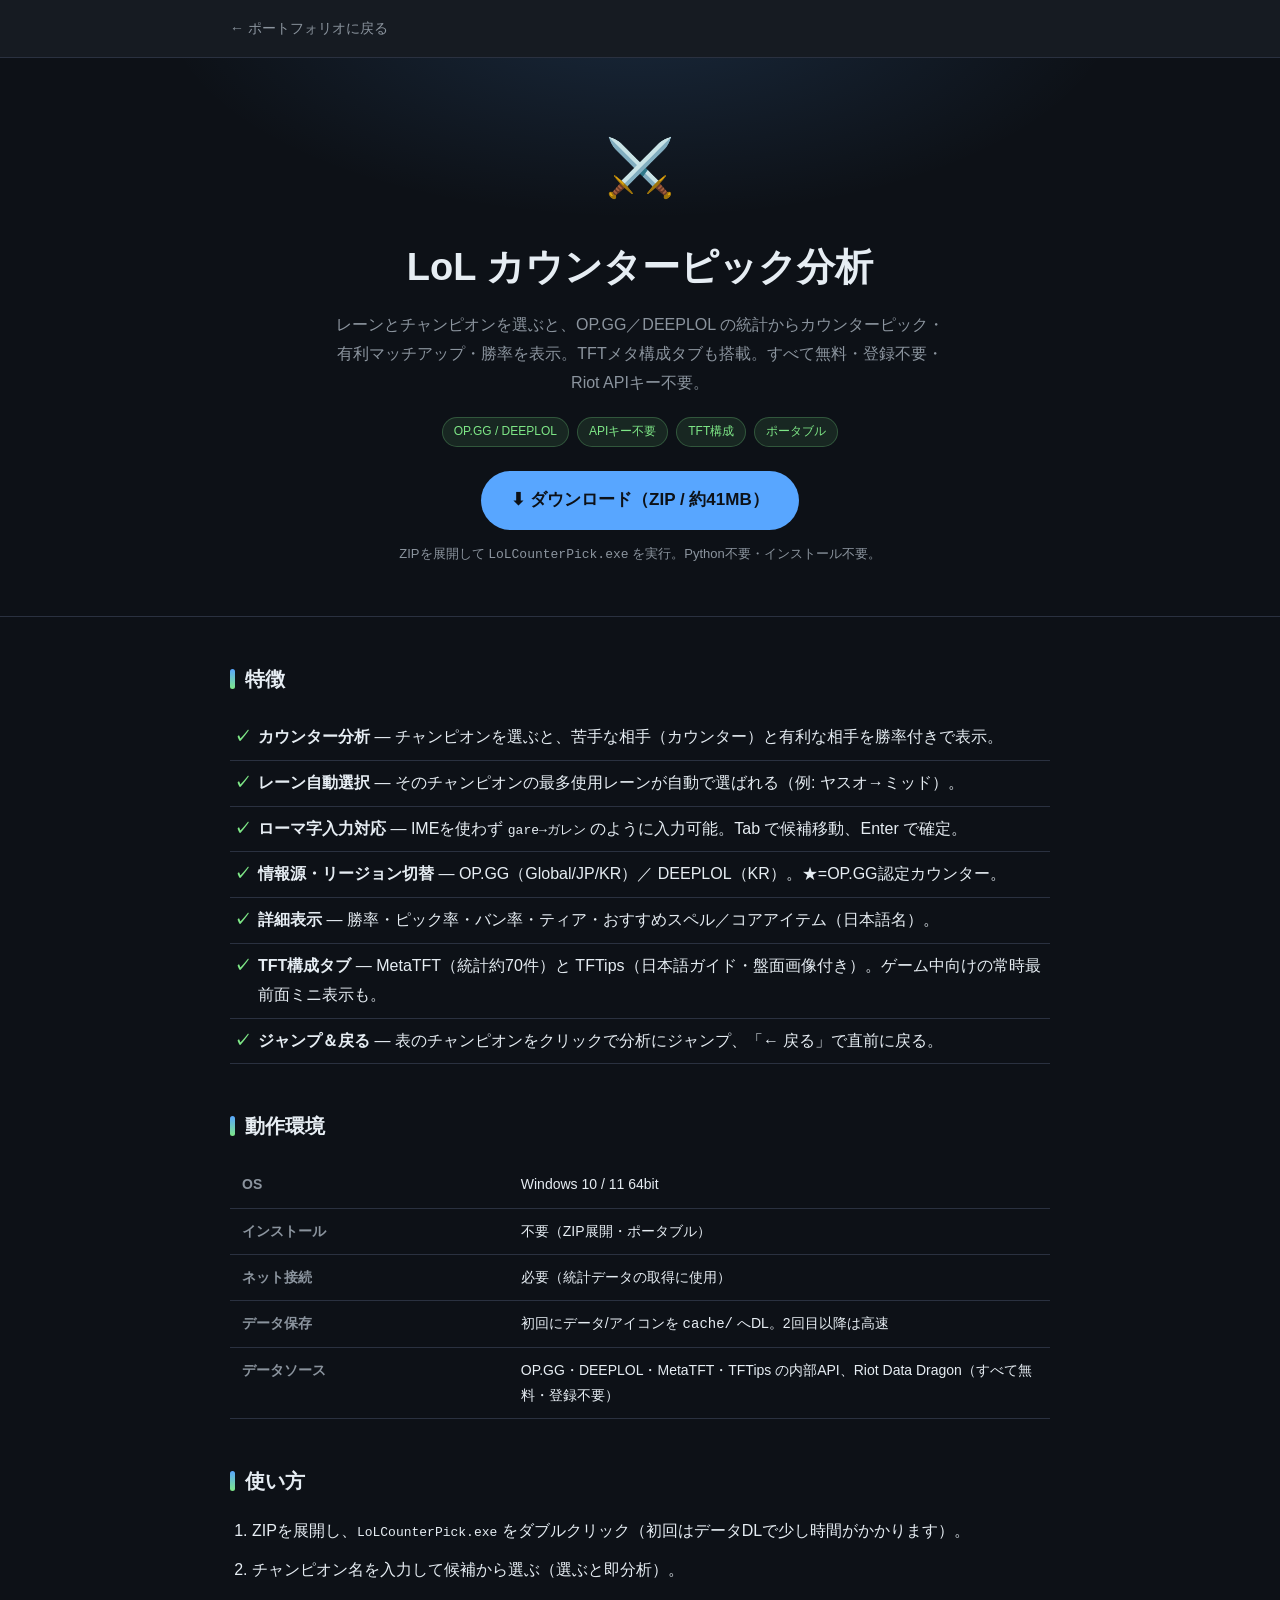
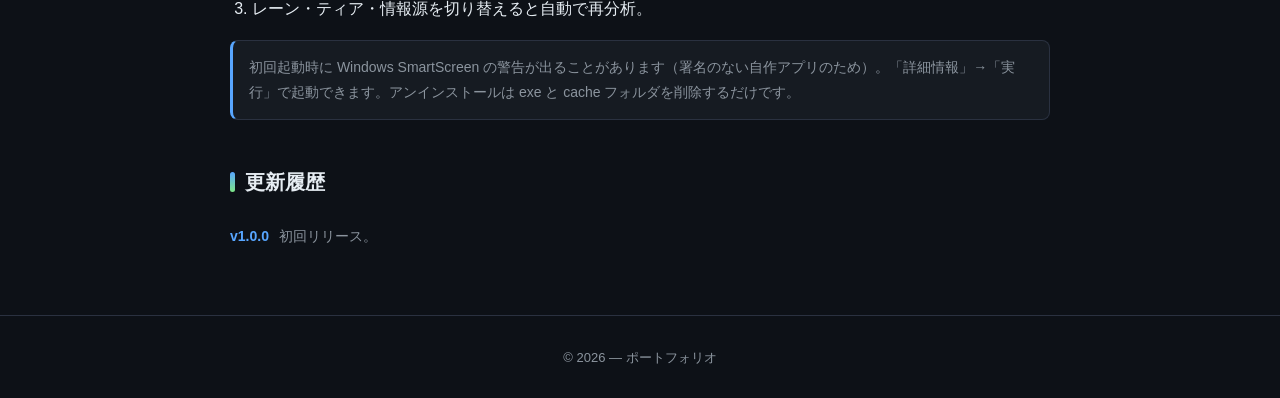
<file: tools/lol-counter.html>
<!DOCTYPE html>
<html lang="ja">
<head>
<meta charset="UTF-8">
<meta name="viewport" content="width=device-width, initial-scale=1.0">
<title>LoL カウンターピック分析 — ダウンロード</title>
<meta name="description" content="OP.GG/DEEPLOLの統計からカウンターピック・勝率を表示。TFTメタ構成も。Riot APIキー不要・ポータブル。">
<link rel="icon" type="image/png" href="../assets/avatar.png">
<link rel="stylesheet" href="../assets/tool.css">
</head>
<body>

<nav class="topbar"><div class="wrap"><a href="../index.html">← ポートフォリオに戻る</a></div></nav>

<header class="tool-hero">
  <div class="wrap">
    <div class="tool-icon">⚔️</div>
    <h1>LoL カウンターピック分析</h1>
    <p class="lead">レーンとチャンピオンを選ぶと、OP.GG／DEEPLOL の統計からカウンターピック・有利マッチアップ・勝率を表示。TFTメタ構成タブも搭載。すべて無料・登録不要・Riot APIキー不要。</p>
    <div class="badges">
      <span class="badge">OP.GG / DEEPLOL</span>
      <span class="badge">APIキー不要</span>
      <span class="badge">TFT構成</span>
      <span class="badge">ポータブル</span>
    </div>
    <a class="dl-btn" href="https://github.com/yukicha3-glitch/yukicha3-glitch.github.io/releases/download/v1.0/LoLCounterPick.zip">⬇ ダウンロード（ZIP / 約41MB）</a>
    <p class="dl-note">ZIPを展開して <code>LoLCounterPick.exe</code> を実行。Python不要・インストール不要。</p>
  </div>
</header>

<main class="wrap">

  <section>
    <h2>特徴</h2>
    <ul class="feat">
      <li><b>カウンター分析</b> — チャンピオンを選ぶと、苦手な相手（カウンター）と有利な相手を勝率付きで表示。</li>
      <li><b>レーン自動選択</b> — そのチャンピオンの最多使用レーンが自動で選ばれる（例: ヤスオ→ミッド）。</li>
      <li><b>ローマ字入力対応</b> — IMEを使わず <code>gare→ガレン</code> のように入力可能。Tab で候補移動、Enter で確定。</li>
      <li><b>情報源・リージョン切替</b> — OP.GG（Global/JP/KR）／ DEEPLOL（KR）。★=OP.GG認定カウンター。</li>
      <li><b>詳細表示</b> — 勝率・ピック率・バン率・ティア・おすすめスペル／コアアイテム（日本語名）。</li>
      <li><b>TFT構成タブ</b> — MetaTFT（統計約70件）と TFTips（日本語ガイド・盤面画像付き）。ゲーム中向けの常時最前面ミニ表示も。</li>
      <li><b>ジャンプ＆戻る</b> — 表のチャンピオンをクリックで分析にジャンプ、「← 戻る」で直前に戻る。</li>
    </ul>
  </section>

  <section>
    <h2>動作環境</h2>
    <table class="env">
      <tr><th>OS</th><td>Windows 10 / 11 64bit</td></tr>
      <tr><th>インストール</th><td>不要（ZIP展開・ポータブル）</td></tr>
      <tr><th>ネット接続</th><td>必要（統計データの取得に使用）</td></tr>
      <tr><th>データ保存</th><td>初回にデータ/アイコンを <code>cache/</code> へDL。2回目以降は高速</td></tr>
      <tr><th>データソース</th><td>OP.GG・DEEPLOL・MetaTFT・TFTips の内部API、Riot Data Dragon（すべて無料・登録不要）</td></tr>
    </table>
  </section>

  <section>
    <h2>使い方</h2>
    <ol class="steps">
      <li>ZIPを展開し、<code>LoLCounterPick.exe</code> をダブルクリック（初回はデータDLで少し時間がかかります）。</li>
      <li>チャンピオン名を入力して候補から選ぶ（選ぶと即分析）。</li>
      <li>レーン・ティア・情報源を切り替えると自動で再分析。</li>
    </ol>
    <div class="note">初回起動時に Windows SmartScreen の警告が出ることがあります（署名のない自作アプリのため）。「詳細情報」→「実行」で起動できます。アンインストールは exe と cache フォルダを削除するだけです。</div>
  </section>

  <section>
    <h2>更新履歴</h2>
    <ul class="changelog">
      <li><span class="ver">v1.0.0</span>初回リリース。</li>
    </ul>
  </section>

</main>

<footer><div class="wrap">© <span id="y"></span> — <a href="../index.html">ポートフォリオ</a></div></footer>
<script>document.getElementById('y').textContent=new Date().getFullYear();</script>
</body>
</html>
</file>
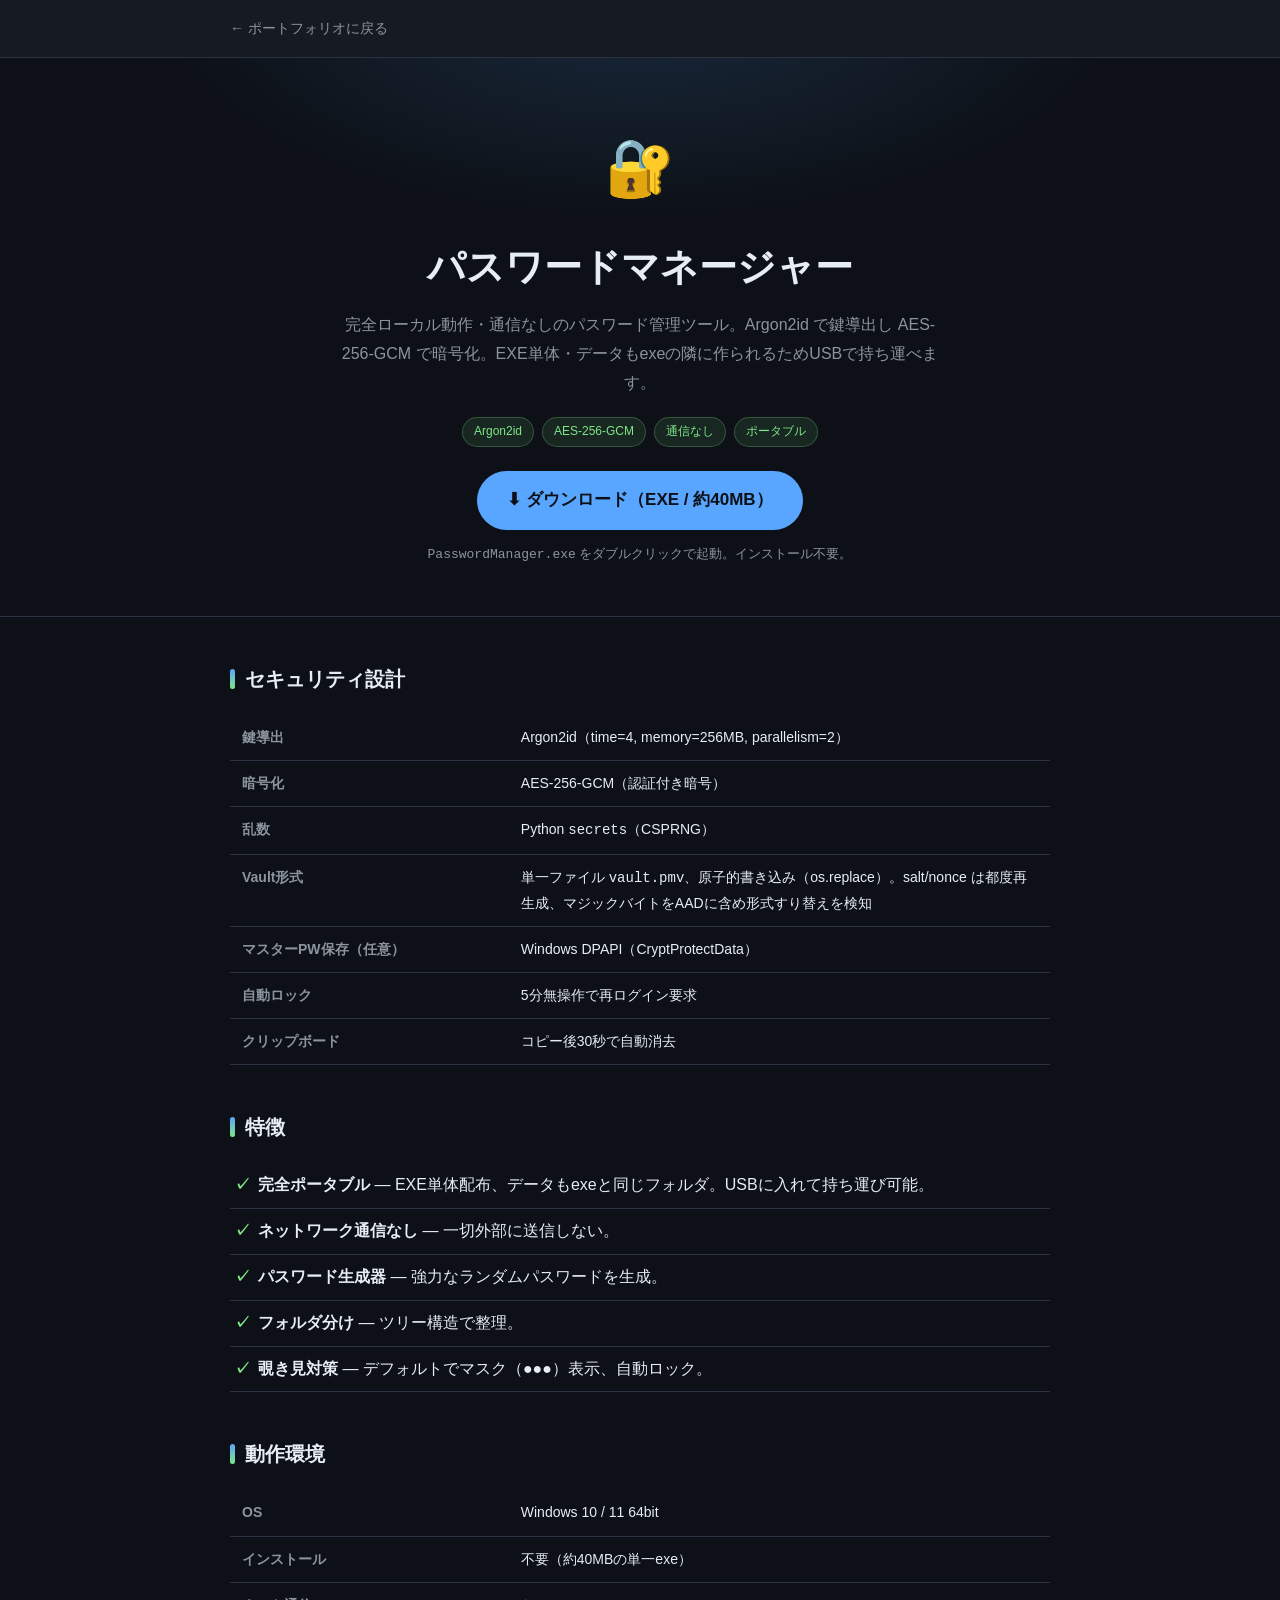
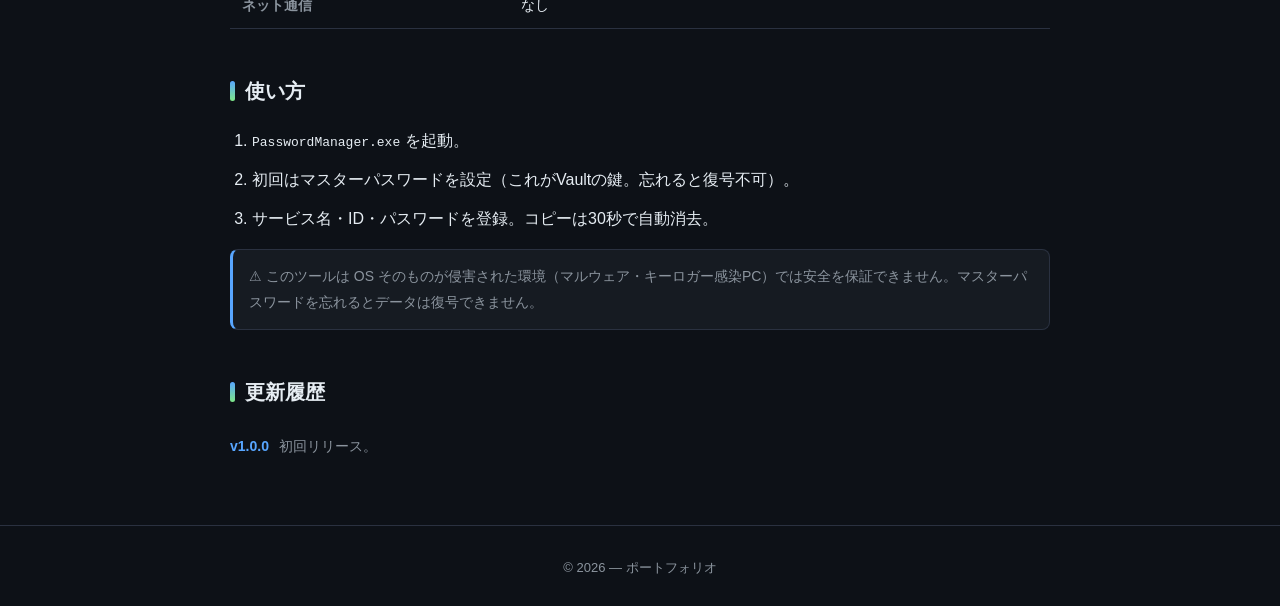
<file: tools/password-manager.html>
<!DOCTYPE html>
<html lang="ja">
<head>
<meta charset="UTF-8">
<meta name="viewport" content="width=device-width, initial-scale=1.0">
<title>パスワードマネージャー — ダウンロード</title>
<meta name="description" content="完全ローカル・通信なしのパスワード管理ツール。Argon2id + AES-256-GCM。EXE単体でポータブル。">
<link rel="icon" type="image/png" href="../assets/avatar.png">
<link rel="stylesheet" href="../assets/tool.css">
</head>
<body>

<nav class="topbar"><div class="wrap"><a href="../index.html">← ポートフォリオに戻る</a></div></nav>

<header class="tool-hero">
  <div class="wrap">
    <div class="tool-icon">🔐</div>
    <h1>パスワードマネージャー</h1>
    <p class="lead">完全ローカル動作・通信なしのパスワード管理ツール。Argon2id で鍵導出し AES-256-GCM で暗号化。EXE単体・データもexeの隣に作られるためUSBで持ち運べます。</p>
    <div class="badges">
      <span class="badge">Argon2id</span>
      <span class="badge">AES-256-GCM</span>
      <span class="badge">通信なし</span>
      <span class="badge">ポータブル</span>
    </div>
    <a class="dl-btn" href="https://github.com/yukicha3-glitch/yukicha3-glitch.github.io/releases/download/v1.0/PasswordManager.exe">⬇ ダウンロード（EXE / 約40MB）</a>
    <p class="dl-note"><code>PasswordManager.exe</code> をダブルクリックで起動。インストール不要。</p>
  </div>
</header>

<main class="wrap">

  <section>
    <h2>セキュリティ設計</h2>
    <table class="env">
      <tr><th>鍵導出</th><td>Argon2id（time=4, memory=256MB, parallelism=2）</td></tr>
      <tr><th>暗号化</th><td>AES-256-GCM（認証付き暗号）</td></tr>
      <tr><th>乱数</th><td>Python <code>secrets</code>（CSPRNG）</td></tr>
      <tr><th>Vault形式</th><td>単一ファイル <code>vault.pmv</code>、原子的書き込み（os.replace）。salt/nonce は都度再生成、マジックバイトをAADに含め形式すり替えを検知</td></tr>
      <tr><th>マスターPW保存（任意）</th><td>Windows DPAPI（CryptProtectData）</td></tr>
      <tr><th>自動ロック</th><td>5分無操作で再ログイン要求</td></tr>
      <tr><th>クリップボード</th><td>コピー後30秒で自動消去</td></tr>
    </table>
  </section>

  <section>
    <h2>特徴</h2>
    <ul class="feat">
      <li><b>完全ポータブル</b> — EXE単体配布、データもexeと同じフォルダ。USBに入れて持ち運び可能。</li>
      <li><b>ネットワーク通信なし</b> — 一切外部に送信しない。</li>
      <li><b>パスワード生成器</b> — 強力なランダムパスワードを生成。</li>
      <li><b>フォルダ分け</b> — ツリー構造で整理。</li>
      <li><b>覗き見対策</b> — デフォルトでマスク（●●●）表示、自動ロック。</li>
    </ul>
  </section>

  <section>
    <h2>動作環境</h2>
    <table class="env">
      <tr><th>OS</th><td>Windows 10 / 11 64bit</td></tr>
      <tr><th>インストール</th><td>不要（約40MBの単一exe）</td></tr>
      <tr><th>ネット通信</th><td>なし</td></tr>
    </table>
  </section>

  <section>
    <h2>使い方</h2>
    <ol class="steps">
      <li><code>PasswordManager.exe</code> を起動。</li>
      <li>初回はマスターパスワードを設定（これがVaultの鍵。忘れると復号不可）。</li>
      <li>サービス名・ID・パスワードを登録。コピーは30秒で自動消去。</li>
    </ol>
    <div class="note">⚠ このツールは OS そのものが侵害された環境（マルウェア・キーロガー感染PC）では安全を保証できません。マスターパスワードを忘れるとデータは復号できません。</div>
  </section>

  <section>
    <h2>更新履歴</h2>
    <ul class="changelog">
      <li><span class="ver">v1.0.0</span>初回リリース。</li>
    </ul>
  </section>

</main>

<footer><div class="wrap">© <span id="y"></span> — <a href="../index.html">ポートフォリオ</a></div></footer>
<script>document.getElementById('y').textContent=new Date().getFullYear();</script>
</body>
</html>
</file>
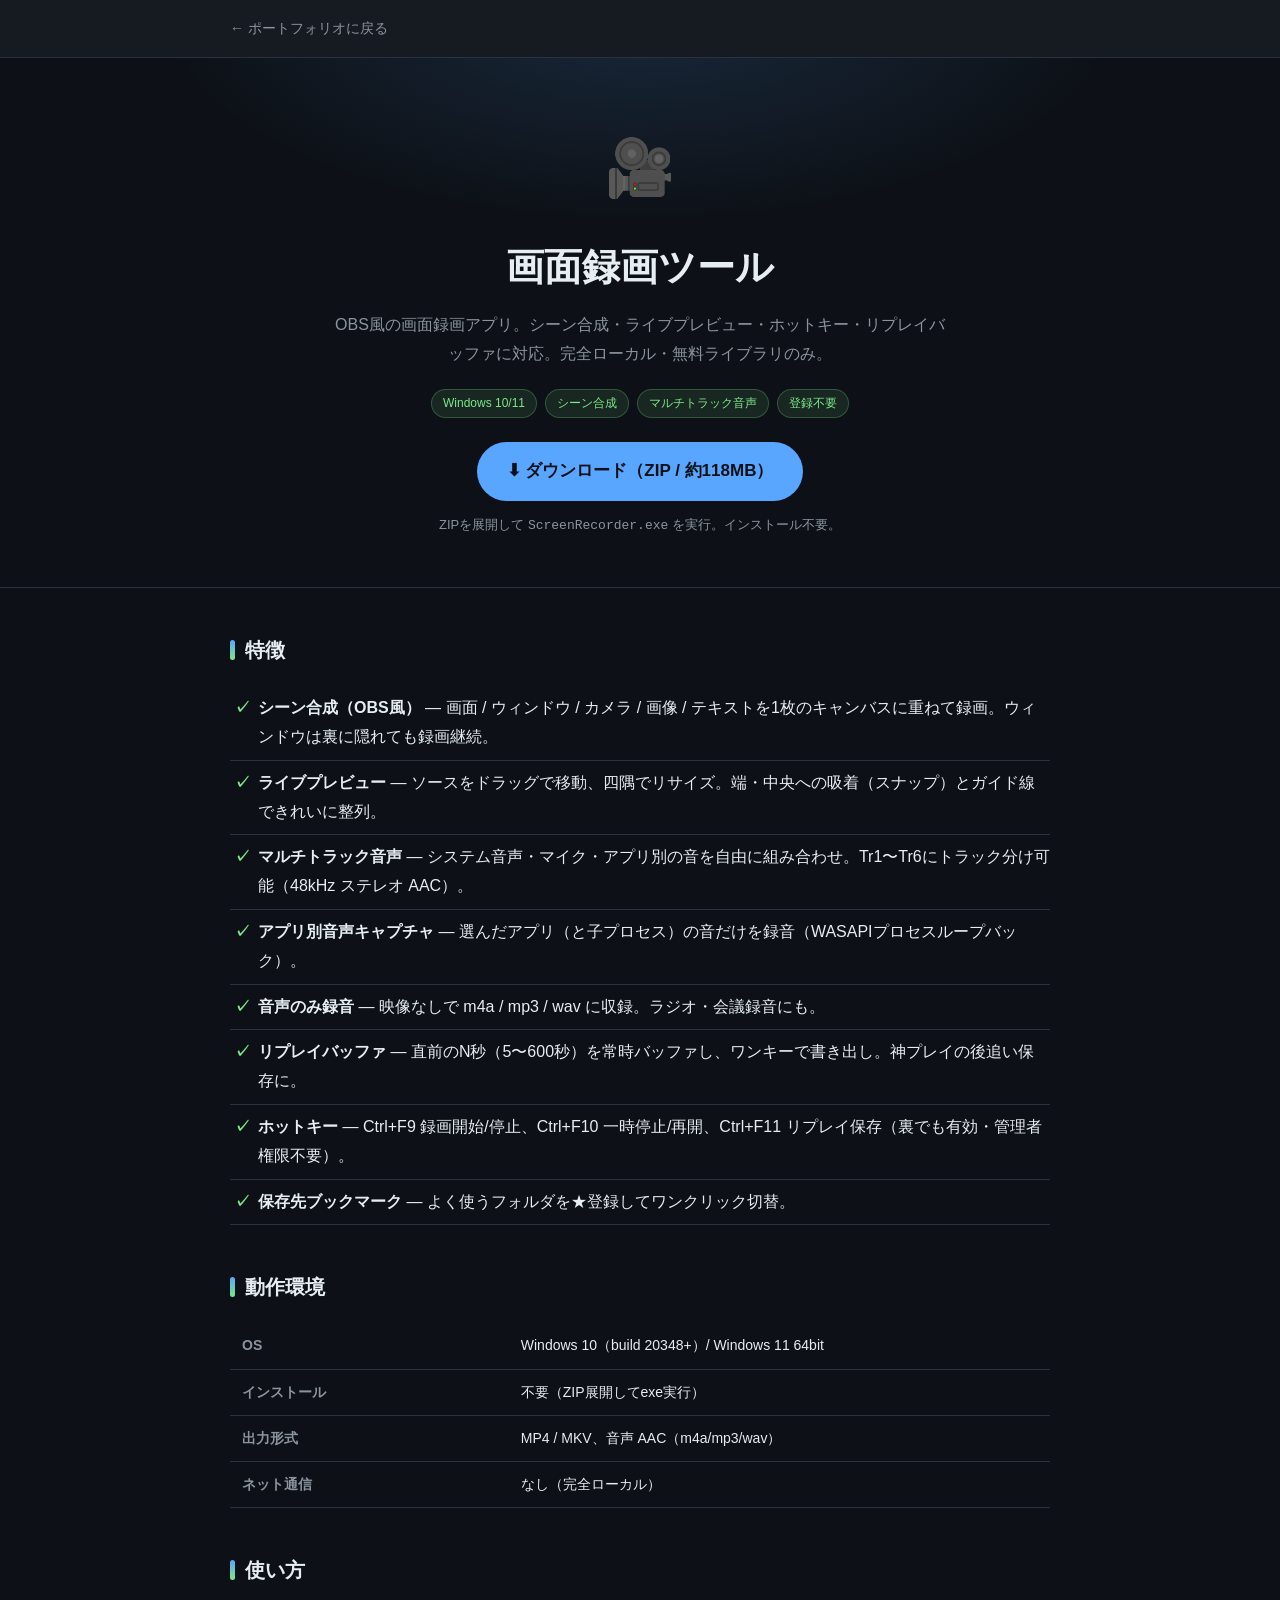
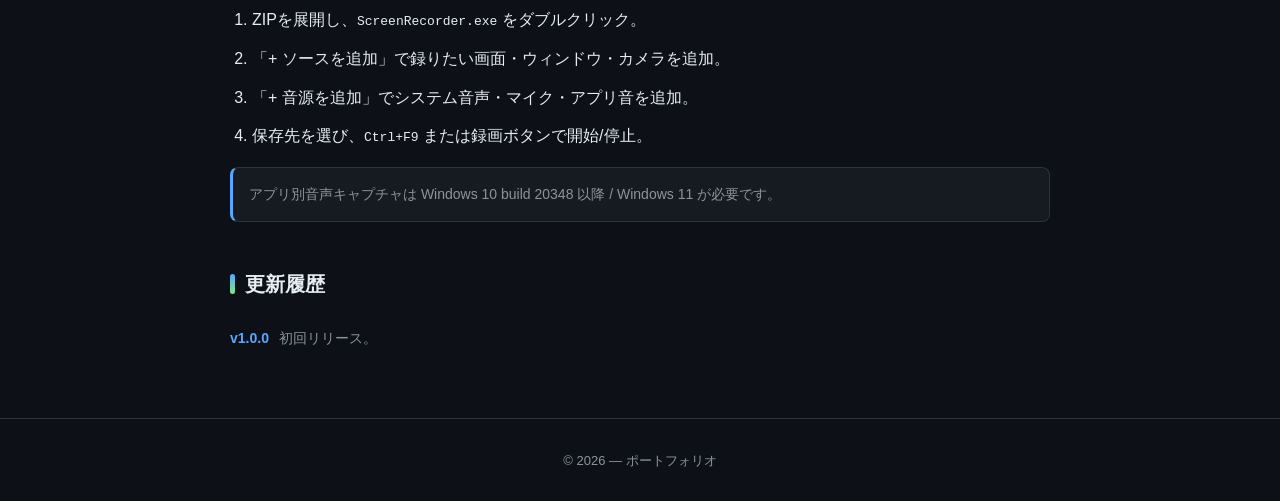
<file: tools/screen-recorder.html>
<!DOCTYPE html>
<html lang="ja">
<head>
<meta charset="UTF-8">
<meta name="viewport" content="width=device-width, initial-scale=1.0">
<title>画面録画ツール（OBS風）— ダウンロード</title>
<meta name="description" content="完全ローカルで動くOBS風の画面録画ツール。シーン合成・マルチトラック音声・リプレイバッファ対応。">
<link rel="icon" type="image/png" href="../assets/avatar.png">
<link rel="stylesheet" href="../assets/tool.css">
</head>
<body>

<nav class="topbar"><div class="wrap"><a href="../index.html">← ポートフォリオに戻る</a></div></nav>

<header class="tool-hero">
  <div class="wrap">
    <div class="tool-icon">🎥</div>
    <h1>画面録画ツール</h1>
    <p class="lead">OBS風の画面録画アプリ。シーン合成・ライブプレビュー・ホットキー・リプレイバッファに対応。完全ローカル・無料ライブラリのみ。</p>
    <div class="badges">
      <span class="badge">Windows 10/11</span>
      <span class="badge">シーン合成</span>
      <span class="badge">マルチトラック音声</span>
      <span class="badge">登録不要</span>
    </div>
    <a class="dl-btn" href="https://github.com/yukicha3-glitch/yukicha3-glitch.github.io/releases/download/v1.0/ScreenRecorder.zip">⬇ ダウンロード（ZIP / 約118MB）</a>
    <p class="dl-note">ZIPを展開して <code>ScreenRecorder.exe</code> を実行。インストール不要。</p>
  </div>
</header>

<main class="wrap">

  <section>
    <h2>特徴</h2>
    <ul class="feat">
      <li><b>シーン合成（OBS風）</b> — 画面 / ウィンドウ / カメラ / 画像 / テキストを1枚のキャンバスに重ねて録画。ウィンドウは裏に隠れても録画継続。</li>
      <li><b>ライブプレビュー</b> — ソースをドラッグで移動、四隅でリサイズ。端・中央への吸着（スナップ）とガイド線できれいに整列。</li>
      <li><b>マルチトラック音声</b> — システム音声・マイク・アプリ別の音を自由に組み合わせ。Tr1〜Tr6にトラック分け可能（48kHz ステレオ AAC）。</li>
      <li><b>アプリ別音声キャプチャ</b> — 選んだアプリ（と子プロセス）の音だけを録音（WASAPIプロセスループバック）。</li>
      <li><b>音声のみ録音</b> — 映像なしで m4a / mp3 / wav に収録。ラジオ・会議録音にも。</li>
      <li><b>リプレイバッファ</b> — 直前のN秒（5〜600秒）を常時バッファし、ワンキーで書き出し。神プレイの後追い保存に。</li>
      <li><b>ホットキー</b> — Ctrl+F9 録画開始/停止、Ctrl+F10 一時停止/再開、Ctrl+F11 リプレイ保存（裏でも有効・管理者権限不要）。</li>
      <li><b>保存先ブックマーク</b> — よく使うフォルダを★登録してワンクリック切替。</li>
    </ul>
  </section>

  <section>
    <h2>動作環境</h2>
    <table class="env">
      <tr><th>OS</th><td>Windows 10（build 20348+）/ Windows 11 64bit</td></tr>
      <tr><th>インストール</th><td>不要（ZIP展開してexe実行）</td></tr>
      <tr><th>出力形式</th><td>MP4 / MKV、音声 AAC（m4a/mp3/wav）</td></tr>
      <tr><th>ネット通信</th><td>なし（完全ローカル）</td></tr>
    </table>
  </section>

  <section>
    <h2>使い方</h2>
    <ol class="steps">
      <li>ZIPを展開し、<code>ScreenRecorder.exe</code> をダブルクリック。</li>
      <li>「+ ソースを追加」で録りたい画面・ウィンドウ・カメラを追加。</li>
      <li>「+ 音源を追加」でシステム音声・マイク・アプリ音を追加。</li>
      <li>保存先を選び、<code>Ctrl+F9</code> または録画ボタンで開始/停止。</li>
    </ol>
    <div class="note">アプリ別音声キャプチャは Windows 10 build 20348 以降 / Windows 11 が必要です。</div>
  </section>

  <section>
    <h2>更新履歴</h2>
    <ul class="changelog">
      <li><span class="ver">v1.0.0</span>初回リリース。</li>
    </ul>
  </section>

</main>

<footer><div class="wrap">© <span id="y"></span> — <a href="../index.html">ポートフォリオ</a></div></footer>
<script>document.getElementById('y').textContent=new Date().getFullYear();</script>
</body>
</html>
</file>
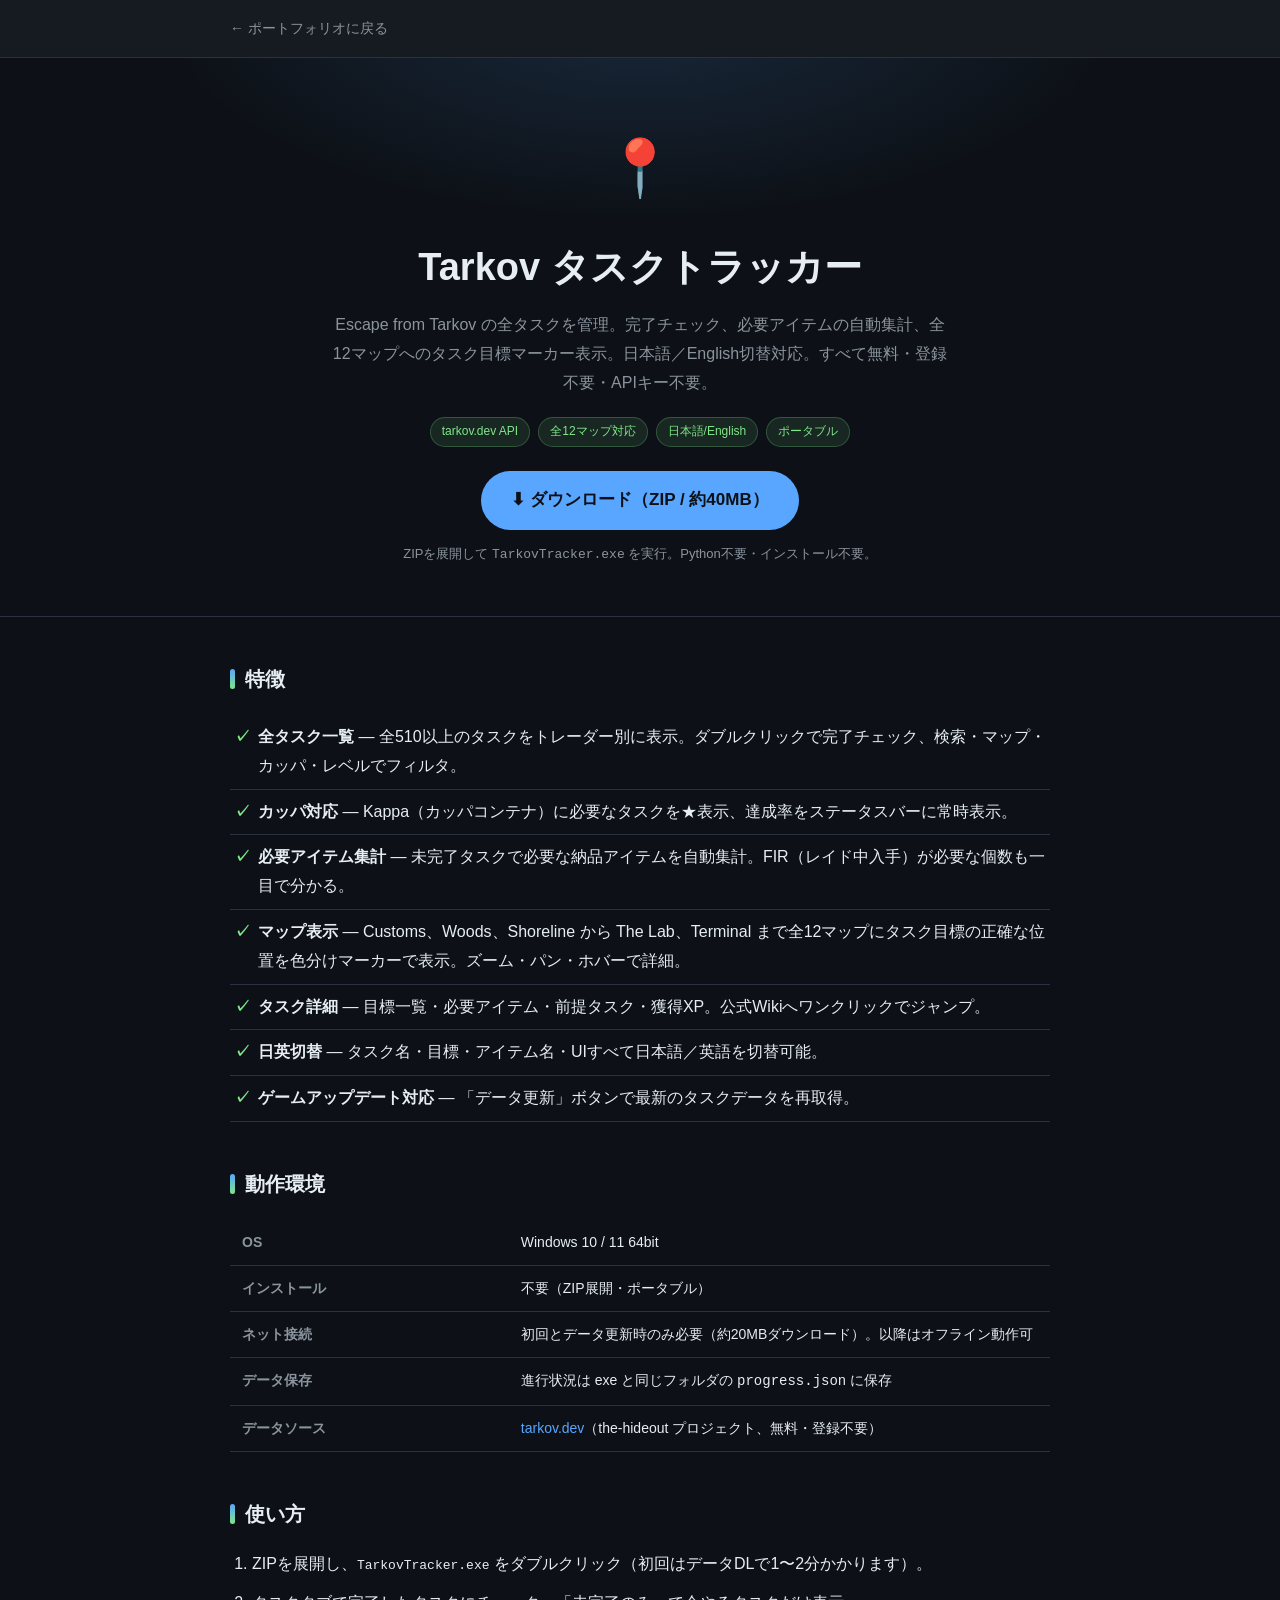
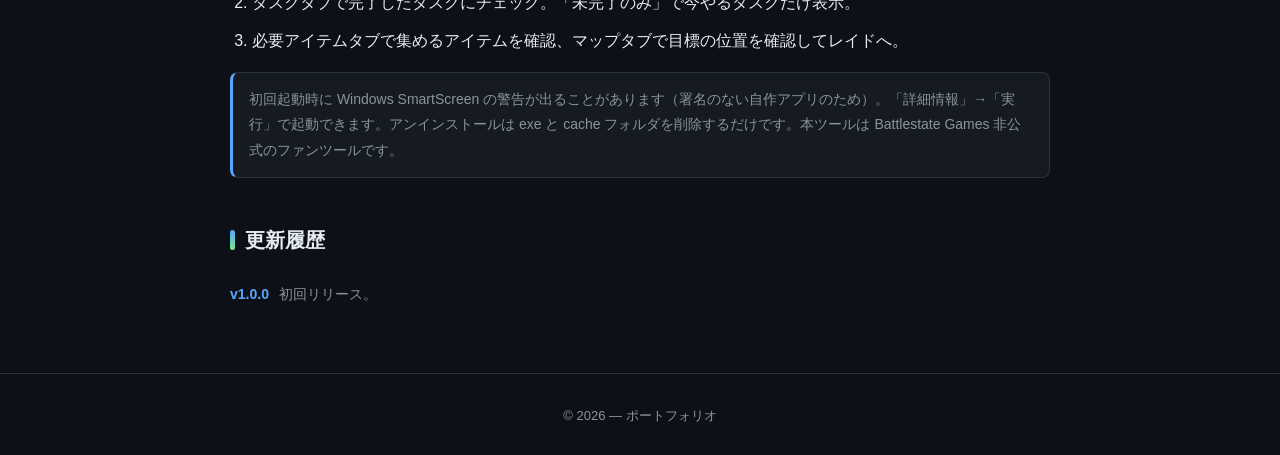
<file: tools/tarkov-tracker.html>
<!DOCTYPE html>
<html lang="ja">
<head>
<meta charset="UTF-8">
<meta name="viewport" content="width=device-width, initial-scale=1.0">
<title>Tarkov タスクトラッカー — ダウンロード</title>
<meta name="description" content="Escape from Tarkov のタスク管理ツール。必要アイテム集計・全12マップに目標位置マーカー表示・日英切替。無料・登録不要。">
<link rel="icon" type="image/png" href="../assets/avatar.png">
<link rel="stylesheet" href="../assets/tool.css">
</head>
<body>

<nav class="topbar"><div class="wrap"><a href="../index.html">← ポートフォリオに戻る</a></div></nav>

<header class="tool-hero">
  <div class="wrap">
    <div class="tool-icon">📍</div>
    <h1>Tarkov タスクトラッカー</h1>
    <p class="lead">Escape from Tarkov の全タスクを管理。完了チェック、必要アイテムの自動集計、全12マップへのタスク目標マーカー表示。日本語／English切替対応。すべて無料・登録不要・APIキー不要。</p>
    <div class="badges">
      <span class="badge">tarkov.dev API</span>
      <span class="badge">全12マップ対応</span>
      <span class="badge">日本語/English</span>
      <span class="badge">ポータブル</span>
    </div>
    <a class="dl-btn" href="https://github.com/yukicha3-glitch/yukicha3-glitch.github.io/releases/download/v1.0/TarkovTracker.zip">⬇ ダウンロード（ZIP / 約40MB）</a>
    <p class="dl-note">ZIPを展開して <code>TarkovTracker.exe</code> を実行。Python不要・インストール不要。</p>
  </div>
</header>

<main class="wrap">

  <section>
    <h2>特徴</h2>
    <ul class="feat">
      <li><b>全タスク一覧</b> — 全510以上のタスクをトレーダー別に表示。ダブルクリックで完了チェック、検索・マップ・カッパ・レベルでフィルタ。</li>
      <li><b>カッパ対応</b> — Kappa（カッパコンテナ）に必要なタスクを★表示、達成率をステータスバーに常時表示。</li>
      <li><b>必要アイテム集計</b> — 未完了タスクで必要な納品アイテムを自動集計。FIR（レイド中入手）が必要な個数も一目で分かる。</li>
      <li><b>マップ表示</b> — Customs、Woods、Shoreline から The Lab、Terminal まで全12マップにタスク目標の正確な位置を色分けマーカーで表示。ズーム・パン・ホバーで詳細。</li>
      <li><b>タスク詳細</b> — 目標一覧・必要アイテム・前提タスク・獲得XP。公式Wikiへワンクリックでジャンプ。</li>
      <li><b>日英切替</b> — タスク名・目標・アイテム名・UIすべて日本語／英語を切替可能。</li>
      <li><b>ゲームアップデート対応</b> — 「データ更新」ボタンで最新のタスクデータを再取得。</li>
    </ul>
  </section>

  <section>
    <h2>動作環境</h2>
    <table class="env">
      <tr><th>OS</th><td>Windows 10 / 11 64bit</td></tr>
      <tr><th>インストール</th><td>不要（ZIP展開・ポータブル）</td></tr>
      <tr><th>ネット接続</th><td>初回とデータ更新時のみ必要（約20MBダウンロード）。以降はオフライン動作可</td></tr>
      <tr><th>データ保存</th><td>進行状況は exe と同じフォルダの <code>progress.json</code> に保存</td></tr>
      <tr><th>データソース</th><td><a href="https://tarkov.dev/" target="_blank" rel="noopener">tarkov.dev</a>（the-hideout プロジェクト、無料・登録不要）</td></tr>
    </table>
  </section>

  <section>
    <h2>使い方</h2>
    <ol class="steps">
      <li>ZIPを展開し、<code>TarkovTracker.exe</code> をダブルクリック（初回はデータDLで1〜2分かかります）。</li>
      <li>タスクタブで完了したタスクにチェック。「未完了のみ」で今やるタスクだけ表示。</li>
      <li>必要アイテムタブで集めるアイテムを確認、マップタブで目標の位置を確認してレイドへ。</li>
    </ol>
    <div class="note">初回起動時に Windows SmartScreen の警告が出ることがあります（署名のない自作アプリのため）。「詳細情報」→「実行」で起動できます。アンインストールは exe と cache フォルダを削除するだけです。本ツールは Battlestate Games 非公式のファンツールです。</div>
  </section>

  <section>
    <h2>更新履歴</h2>
    <ul class="changelog">
      <li><span class="ver">v1.0.0</span>初回リリース。</li>
    </ul>
  </section>

</main>

<footer><div class="wrap">© <span id="y"></span> — <a href="../index.html">ポートフォリオ</a></div></footer>
<script>document.getElementById('y').textContent=new Date().getFullYear();</script>
</body>
</html>
</file>
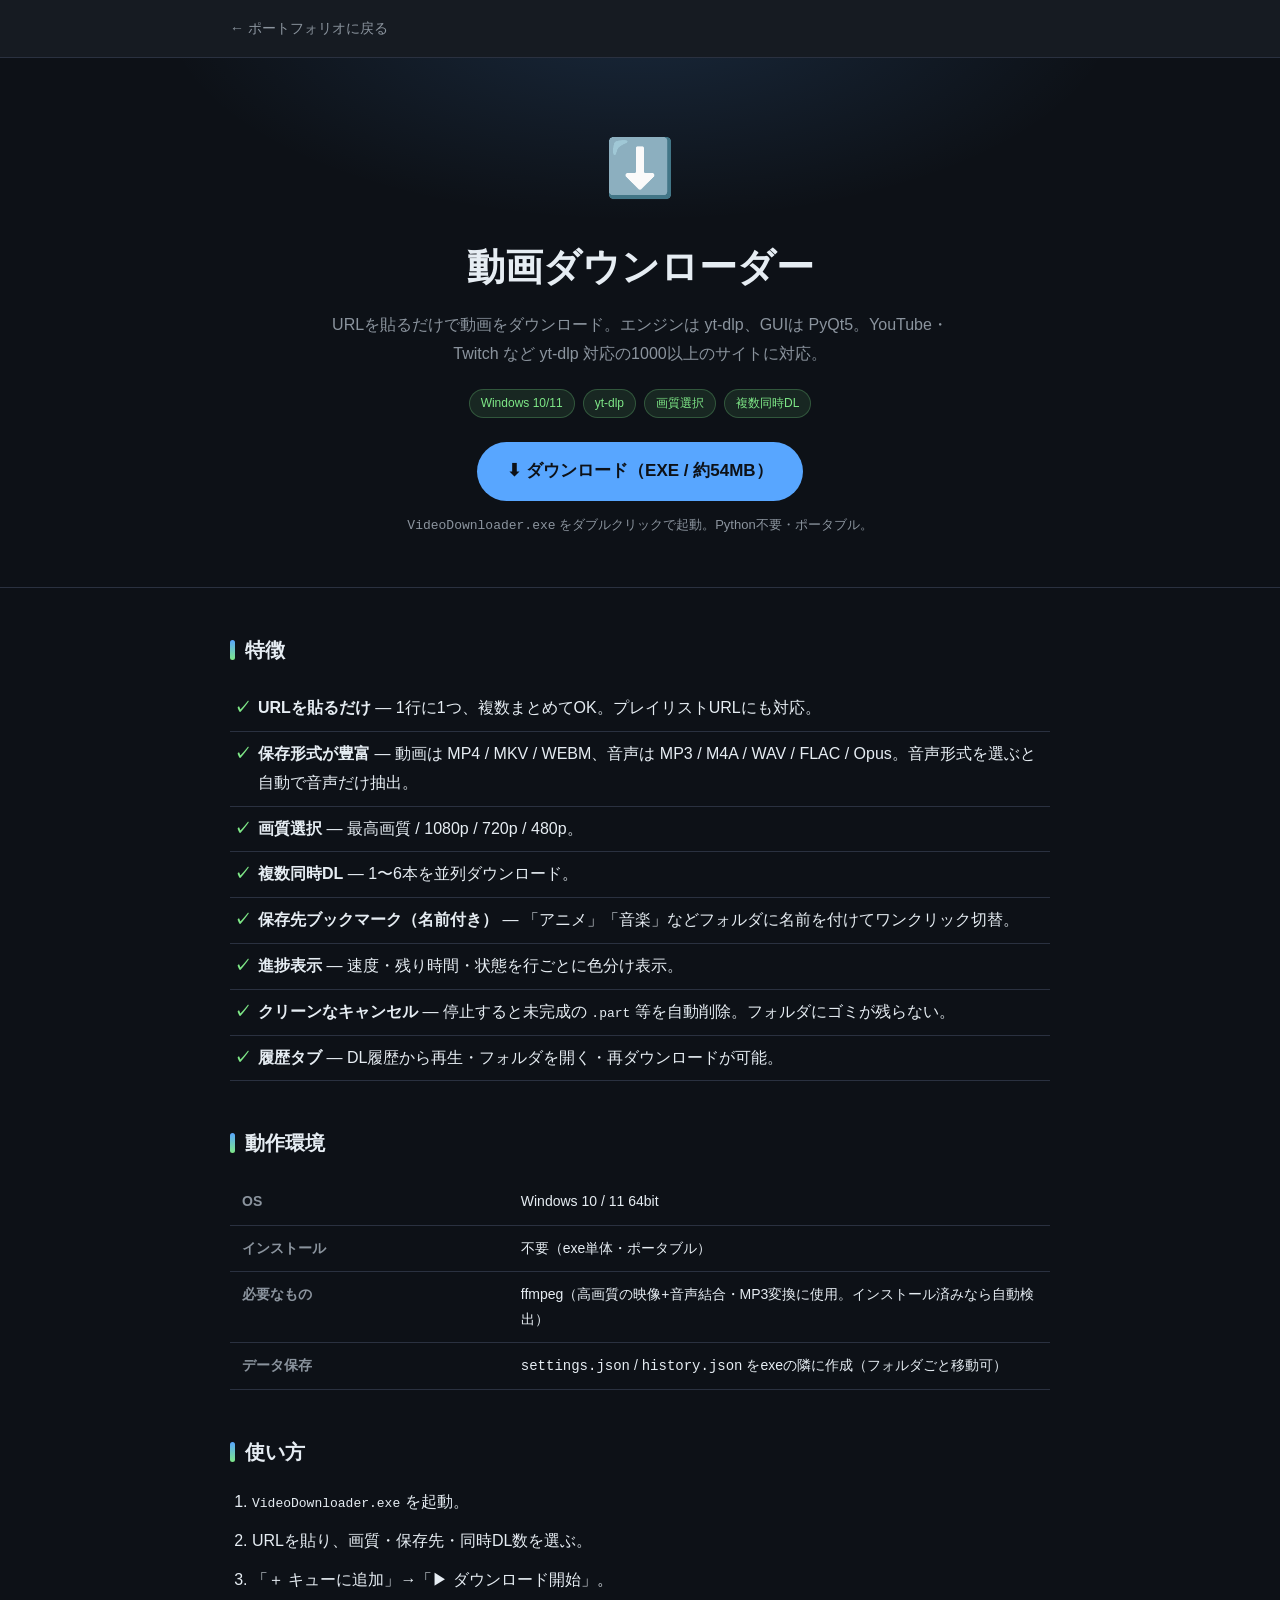
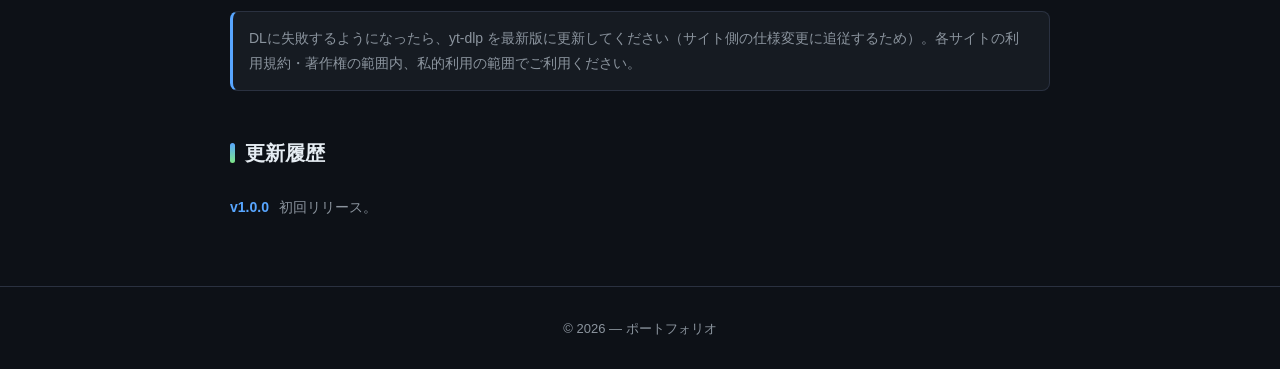
<file: tools/video-downloader.html>
<!DOCTYPE html>
<html lang="ja">
<head>
<meta charset="UTF-8">
<meta name="viewport" content="width=device-width, initial-scale=1.0">
<title>動画ダウンローダー — ダウンロード</title>
<meta name="description" content="URLを入れるだけで動画をダウンロードするデスクトップアプリ。yt-dlpエンジンで1000以上のサイトに対応。">
<link rel="icon" type="image/png" href="../assets/avatar.png">
<link rel="stylesheet" href="../assets/tool.css">
</head>
<body>

<nav class="topbar"><div class="wrap"><a href="../index.html">← ポートフォリオに戻る</a></div></nav>

<header class="tool-hero">
  <div class="wrap">
    <div class="tool-icon">⬇️</div>
    <h1>動画ダウンローダー</h1>
    <p class="lead">URLを貼るだけで動画をダウンロード。エンジンは yt-dlp、GUIは PyQt5。YouTube・Twitch など yt-dlp 対応の1000以上のサイトに対応。</p>
    <div class="badges">
      <span class="badge">Windows 10/11</span>
      <span class="badge">yt-dlp</span>
      <span class="badge">画質選択</span>
      <span class="badge">複数同時DL</span>
    </div>
    <a class="dl-btn" href="https://github.com/yukicha3-glitch/yukicha3-glitch.github.io/releases/download/v1.0/VideoDownloader.exe">⬇ ダウンロード（EXE / 約54MB）</a>
    <p class="dl-note"><code>VideoDownloader.exe</code> をダブルクリックで起動。Python不要・ポータブル。</p>
  </div>
</header>

<main class="wrap">

  <section>
    <h2>特徴</h2>
    <ul class="feat">
      <li><b>URLを貼るだけ</b> — 1行に1つ、複数まとめてOK。プレイリストURLにも対応。</li>
      <li><b>保存形式が豊富</b> — 動画は MP4 / MKV / WEBM、音声は MP3 / M4A / WAV / FLAC / Opus。音声形式を選ぶと自動で音声だけ抽出。</li>
      <li><b>画質選択</b> — 最高画質 / 1080p / 720p / 480p。</li>
      <li><b>複数同時DL</b> — 1〜6本を並列ダウンロード。</li>
      <li><b>保存先ブックマーク（名前付き）</b> — 「アニメ」「音楽」などフォルダに名前を付けてワンクリック切替。</li>
      <li><b>進捗表示</b> — 速度・残り時間・状態を行ごとに色分け表示。</li>
      <li><b>クリーンなキャンセル</b> — 停止すると未完成の <code>.part</code> 等を自動削除。フォルダにゴミが残らない。</li>
      <li><b>履歴タブ</b> — DL履歴から再生・フォルダを開く・再ダウンロードが可能。</li>
    </ul>
  </section>

  <section>
    <h2>動作環境</h2>
    <table class="env">
      <tr><th>OS</th><td>Windows 10 / 11 64bit</td></tr>
      <tr><th>インストール</th><td>不要（exe単体・ポータブル）</td></tr>
      <tr><th>必要なもの</th><td>ffmpeg（高画質の映像+音声結合・MP3変換に使用。インストール済みなら自動検出）</td></tr>
      <tr><th>データ保存</th><td><code>settings.json</code> / <code>history.json</code> をexeの隣に作成（フォルダごと移動可）</td></tr>
    </table>
  </section>

  <section>
    <h2>使い方</h2>
    <ol class="steps">
      <li><code>VideoDownloader.exe</code> を起動。</li>
      <li>URLを貼り、画質・保存先・同時DL数を選ぶ。</li>
      <li>「＋ キューに追加」→「▶ ダウンロード開始」。</li>
    </ol>
    <div class="note">DLに失敗するようになったら、yt-dlp を最新版に更新してください（サイト側の仕様変更に追従するため）。各サイトの利用規約・著作権の範囲内、私的利用の範囲でご利用ください。</div>
  </section>

  <section>
    <h2>更新履歴</h2>
    <ul class="changelog">
      <li><span class="ver">v1.0.0</span>初回リリース。</li>
    </ul>
  </section>

</main>

<footer><div class="wrap">© <span id="y"></span> — <a href="../index.html">ポートフォリオ</a></div></footer>
<script>document.getElementById('y').textContent=new Date().getFullYear();</script>
</body>
</html>
</file>
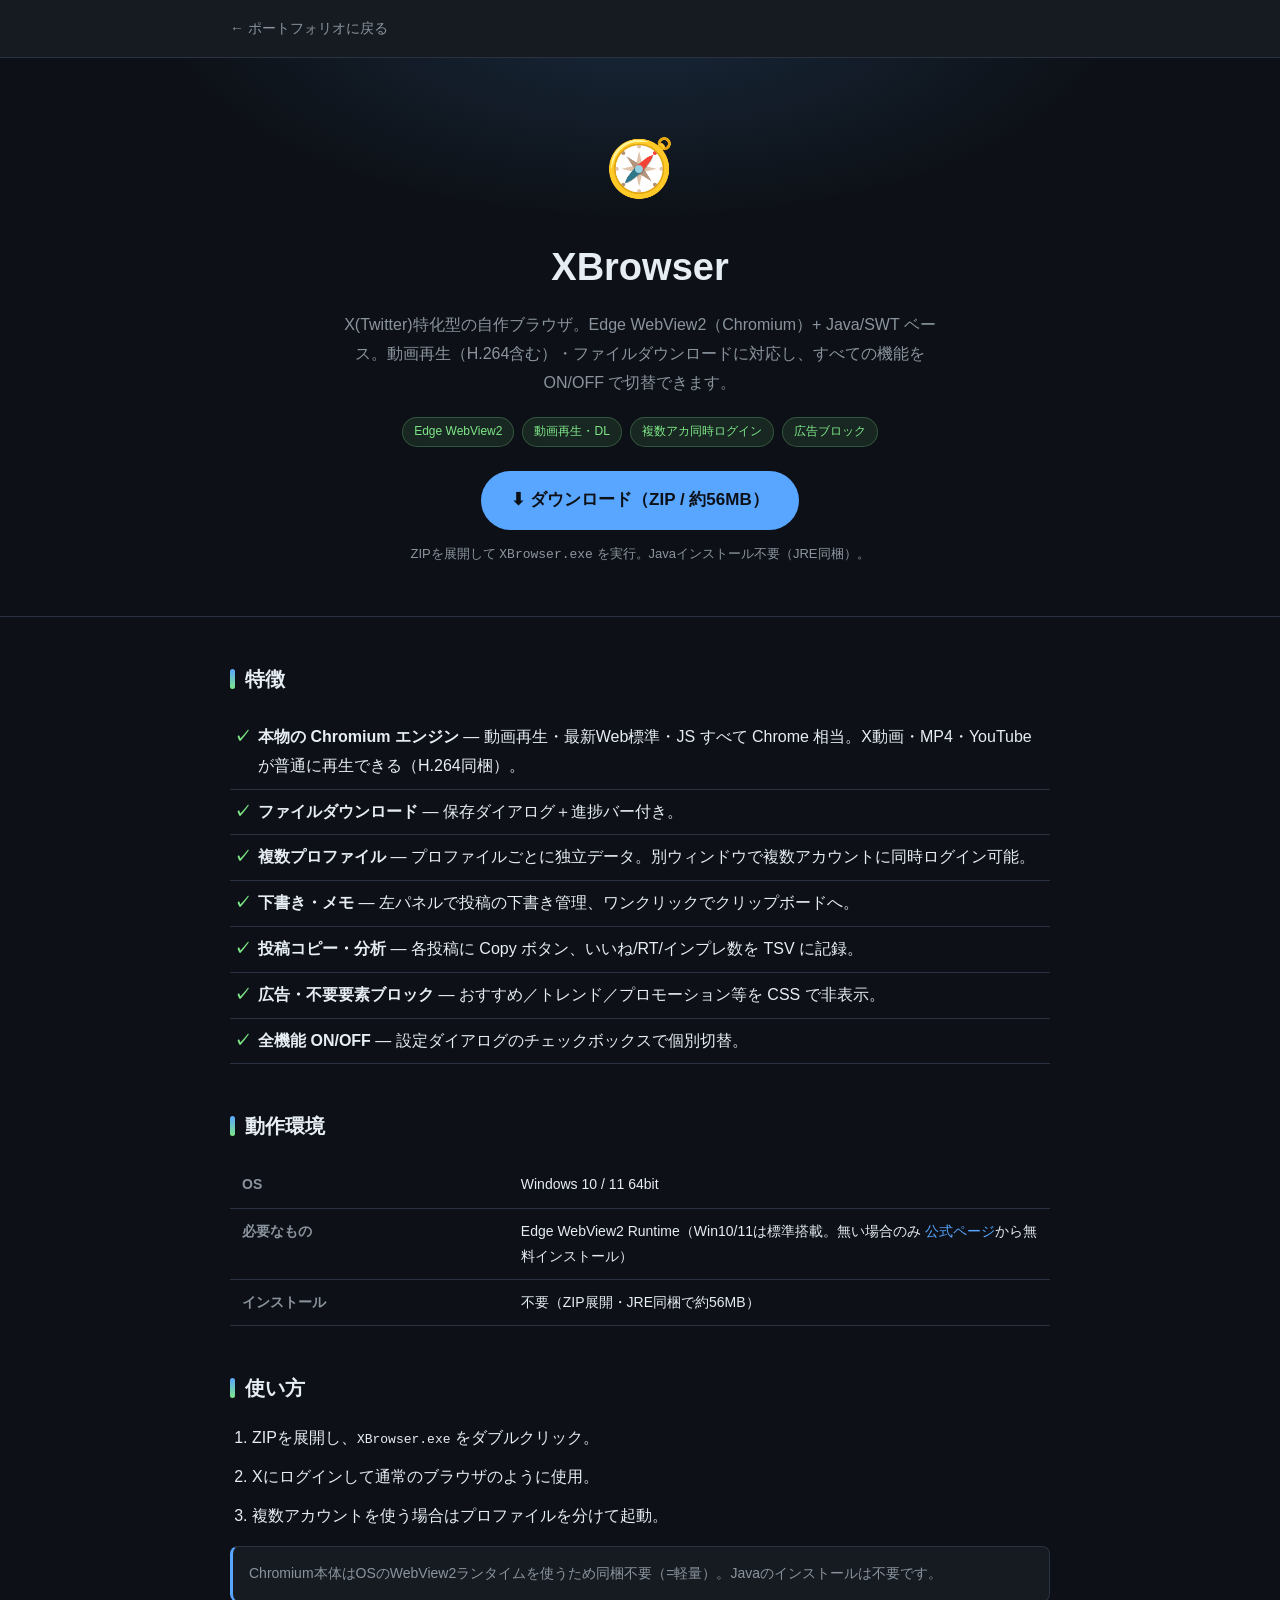
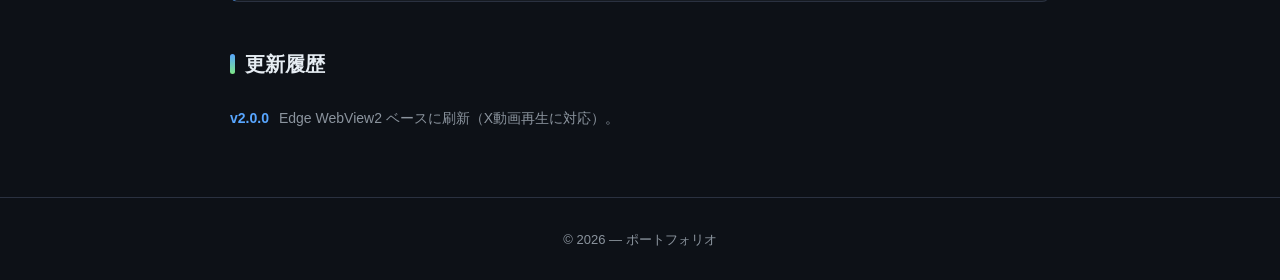
<file: tools/xbrowser.html>
<!DOCTYPE html>
<html lang="ja">
<head>
<meta charset="UTF-8">
<meta name="viewport" content="width=device-width, initial-scale=1.0">
<title>XBrowser — X特化型ブラウザ ダウンロード</title>
<meta name="description" content="X(Twitter)特化の自作ブラウザ。Edge WebView2 + Java/SWT。動画再生・DL対応、複数アカ同時ログイン、全機能ON/OFF。">
<link rel="icon" type="image/png" href="../assets/avatar.png">
<link rel="stylesheet" href="../assets/tool.css">
</head>
<body>

<nav class="topbar"><div class="wrap"><a href="../index.html">← ポートフォリオに戻る</a></div></nav>

<header class="tool-hero">
  <div class="wrap">
    <div class="tool-icon">🧭</div>
    <h1>XBrowser</h1>
    <p class="lead">X(Twitter)特化型の自作ブラウザ。Edge WebView2（Chromium）+ Java/SWT ベース。動画再生（H.264含む）・ファイルダウンロードに対応し、すべての機能を ON/OFF で切替できます。</p>
    <div class="badges">
      <span class="badge">Edge WebView2</span>
      <span class="badge">動画再生・DL</span>
      <span class="badge">複数アカ同時ログイン</span>
      <span class="badge">広告ブロック</span>
    </div>
    <a class="dl-btn" href="https://github.com/yukicha3-glitch/yukicha3-glitch.github.io/releases/download/v1.0/XBrowser.zip">⬇ ダウンロード（ZIP / 約56MB）</a>
    <p class="dl-note">ZIPを展開して <code>XBrowser.exe</code> を実行。Javaインストール不要（JRE同梱）。</p>
  </div>
</header>

<main class="wrap">

  <section>
    <h2>特徴</h2>
    <ul class="feat">
      <li><b>本物の Chromium エンジン</b> — 動画再生・最新Web標準・JS すべて Chrome 相当。X動画・MP4・YouTube が普通に再生できる（H.264同梱）。</li>
      <li><b>ファイルダウンロード</b> — 保存ダイアログ＋進捗バー付き。</li>
      <li><b>複数プロファイル</b> — プロファイルごとに独立データ。別ウィンドウで複数アカウントに同時ログイン可能。</li>
      <li><b>下書き・メモ</b> — 左パネルで投稿の下書き管理、ワンクリックでクリップボードへ。</li>
      <li><b>投稿コピー・分析</b> — 各投稿に Copy ボタン、いいね/RT/インプレ数を TSV に記録。</li>
      <li><b>広告・不要要素ブロック</b> — おすすめ／トレンド／プロモーション等を CSS で非表示。</li>
      <li><b>全機能 ON/OFF</b> — 設定ダイアログのチェックボックスで個別切替。</li>
    </ul>
  </section>

  <section>
    <h2>動作環境</h2>
    <table class="env">
      <tr><th>OS</th><td>Windows 10 / 11 64bit</td></tr>
      <tr><th>必要なもの</th><td>Edge WebView2 Runtime（Win10/11は標準搭載。無い場合のみ <a href="https://developer.microsoft.com/microsoft-edge/webview2/" target="_blank" rel="noopener">公式ページ</a>から無料インストール）</td></tr>
      <tr><th>インストール</th><td>不要（ZIP展開・JRE同梱で約56MB）</td></tr>
    </table>
  </section>

  <section>
    <h2>使い方</h2>
    <ol class="steps">
      <li>ZIPを展開し、<code>XBrowser.exe</code> をダブルクリック。</li>
      <li>Xにログインして通常のブラウザのように使用。</li>
      <li>複数アカウントを使う場合はプロファイルを分けて起動。</li>
    </ol>
    <div class="note">Chromium本体はOSのWebView2ランタイムを使うため同梱不要（=軽量）。Javaのインストールは不要です。</div>
  </section>

  <section>
    <h2>更新履歴</h2>
    <ul class="changelog">
      <li><span class="ver">v2.0.0</span>Edge WebView2 ベースに刷新（X動画再生に対応）。</li>
    </ul>
  </section>

</main>

<footer><div class="wrap">© <span id="y"></span> — <a href="../index.html">ポートフォリオ</a></div></footer>
<script>document.getElementById('y').textContent=new Date().getFullYear();</script>
</body>
</html>
</file>
<file: assets/tool.css>
:root{
  --bg:#0d1117; --bg-soft:#161b22; --bg-card:#1c2230; --border:#2a3140;
  --text:#e6edf3; --text-dim:#8b949e; --accent:#58a6ff; --accent-2:#7ee787;
  --radius:14px; --maxw:860px;
}
*{box-sizing:border-box;margin:0;padding:0}
html{scroll-behavior:smooth}
body{
  font-family:"Segoe UI","Hiragino Kaku Gothic ProN","Yu Gothic UI",Meiryo,sans-serif;
  background:var(--bg);color:var(--text);line-height:1.8;-webkit-font-smoothing:antialiased;
}
a{color:var(--accent);text-decoration:none}
a:hover{text-decoration:underline}
.wrap{max-width:var(--maxw);margin:0 auto;padding:0 20px}

/* topbar */
.topbar{border-bottom:1px solid var(--border);background:var(--bg-soft)}
.topbar .wrap{padding:14px 20px}
.topbar a{font-size:14px;color:var(--text-dim)}
.topbar a:hover{color:var(--accent)}

/* hero */
.tool-hero{
  text-align:center;padding:60px 0 50px;border-bottom:1px solid var(--border);
  background:radial-gradient(800px 360px at 50% -10%,rgba(88,166,255,0.16),transparent 60%);
}
.tool-icon{font-size:56px;margin-bottom:14px}
.tool-hero h1{font-size:clamp(26px,5vw,38px)}
.tool-hero .lead{color:var(--text-dim);font-size:16px;margin-top:10px;max-width:620px;margin-left:auto;margin-right:auto}
.badges{margin:20px 0 24px;display:flex;gap:8px;justify-content:center;flex-wrap:wrap}
.badge{
  font-size:12px;color:var(--accent-2);background:rgba(126,231,135,0.10);
  border:1px solid rgba(126,231,135,0.25);padding:3px 11px;border-radius:999px;
}
.dl-btn{
  display:inline-flex;align-items:center;gap:8px;
  padding:14px 30px;border-radius:999px;font-size:17px;font-weight:700;
  background:var(--accent);color:#0d1117;border:none;transition:.18s;
}
.dl-btn:hover{transform:translateY(-2px);text-decoration:none;box-shadow:0 8px 26px rgba(88,166,255,0.35)}
.dl-note{color:var(--text-dim);font-size:13px;margin-top:12px}
.dl-warn{color:#f0b72f;font-size:13px;margin-top:6px}

/* sections */
section{padding:44px 0 0}
section h2{
  font-size:20px;margin-bottom:18px;display:flex;align-items:center;gap:10px;
}
section h2::before{content:"";width:5px;height:20px;border-radius:3px;background:linear-gradient(var(--accent),var(--accent-2))}

ul.feat{list-style:none}
ul.feat li{padding:8px 0 8px 28px;position:relative;border-bottom:1px solid var(--border)}
ul.feat li::before{content:"✓";position:absolute;left:4px;color:var(--accent-2);font-weight:700}
ul.feat li b{color:var(--text)}

ol.steps{padding-left:22px}
ol.steps li{margin-bottom:10px}

table.env{width:100%;border-collapse:collapse;font-size:14px}
table.env th,table.env td{text-align:left;padding:10px 12px;border-bottom:1px solid var(--border);vertical-align:top}
table.env th{color:var(--text-dim);width:34%;font-weight:600}

.note{
  background:var(--bg-soft);border:1px solid var(--border);border-left:3px solid var(--accent);
  border-radius:8px;padding:14px 16px;font-size:14px;color:var(--text-dim);margin-top:16px;
}
.changelog{list-style:none}
.changelog li{padding:6px 0;font-size:14px;color:var(--text-dim)}
.changelog .ver{color:var(--accent);font-weight:600;margin-right:10px}

footer{margin-top:60px;padding:30px 0;border-top:1px solid var(--border);text-align:center;color:var(--text-dim);font-size:13px}
footer a{color:var(--text-dim)}
</file>
